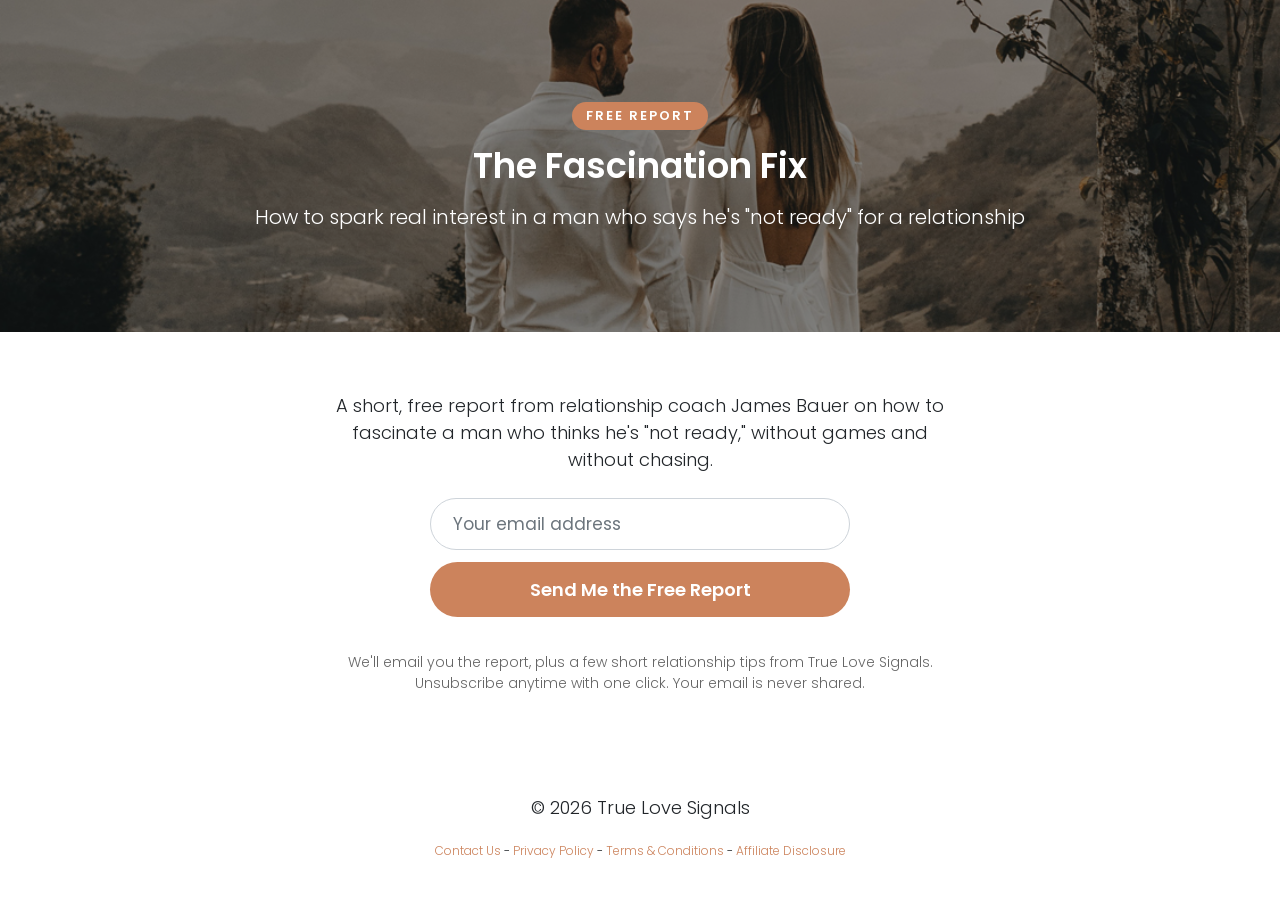
<file: free-report/index.html>
<!DOCTYPE html>
<html lang="en">
<head>
  <meta charset="UTF-8">
  <meta name="viewport" content="width=device-width, initial-scale=1.0">
  <link rel="stylesheet" href="https://stackpath.bootstrapcdn.com/bootstrap/4.5.0/css/bootstrap.min.css" integrity="sha384-9aIt2nRpC12Uk9gS9baDl411NQApFmC26EwAOH8WgZl5MYYxFfc+NcPb1dKGj7Sk" crossorigin="anonymous">
  <link rel="stylesheet" href="/css/style.css">
  <link href="https://fonts.googleapis.com/css2?family=Poppins:ital,wght@0,300;0,400;0,600;1,300;1,400&display=swap" rel="stylesheet">
  <title>The Fascination Fix | True Love Signals</title>
  <!-- Meta Pixel Code (only on the live domain, so previews and tests don't count) -->
  <script>
  if (/(^|\.)truelovesignals\.com$/.test(location.hostname)) {
  !function(f,b,e,v,n,t,s)
  {if(f.fbq)return;n=f.fbq=function(){n.callMethod?
  n.callMethod.apply(n,arguments):n.queue.push(arguments)};
  if(!f._fbq)f._fbq=n;n.push=n;n.loaded=!0;n.version='2.0';
  n.queue=[];t=b.createElement(e);t.async=!0;
  t.src=v;s=b.getElementsByTagName(e)[0];
  s.parentNode.insertBefore(t,s)}(window, document,'script',
  'https://connect.facebook.net/en_US/fbevents.js');
  fbq('init', '1757570588852875');
  fbq('track', 'PageView');
  }
  </script>
  <!-- End Meta Pixel Code -->
</head>
<body>
  <div id="main-banner" class="capture-banner">
    <div class="container">
      <div class="row text-white justify-content-center">
        <div class="col-md-9 text-center">
          <span class="report-badge">FREE REPORT</span>
          <h1>The Fascination Fix</h1>
          <p class="capture-subtitle">How to spark real interest in a man who says he's "not ready" for a relationship</p>
        </div>
      </div>
    </div>
  </div>
  <div id="second-section" class="capture-section">
    <div class="container">
      <div class="row justify-content-center">
        <div class="col-md-7 text-center">
          <p>A short, free report from relationship coach James Bauer on how to fascinate a man who thinks he's "not ready," without games and without chasing.</p>
          <form id="capture-form" class="capture-form" action="/api/subscribe" method="POST" novalidate>
            <label for="email" class="sr-only">Email</label>
            <input type="email" id="email" name="email" class="form-control capture-input" placeholder="Your email address" autocomplete="email" required>
            <input type="text" name="website" class="capture-hp" tabindex="-1" autocomplete="off" aria-hidden="true">
            <button type="submit" class="cta-btn capture-btn">Send Me the Free Report</button>
            <p id="capture-error" class="capture-error" role="alert"></p>
          </form>
          <p class="cta-note">We'll email you the report, plus a few short relationship tips from True Love Signals. Unsubscribe anytime with one click. Your email is never shared.</p>
        </div>
      </div>
    </div>
  </div>
  <div id="lp-footer">
    <div class="container">
      <div class="row">
        <div class="col text-center pt-4 pb-4">
          <p>© 2026 True Love Signals</p>
          <div class="footer-links">
            <a href="/contact.html">Contact Us</a> - <a href="/privacy.html">Privacy Policy</a> - <a href="/terms.html">Terms &amp; Conditions</a> - <a href="/disclosure.html">Affiliate Disclosure</a>
          </div>
        </div>
      </div>
    </div>
  </div>
  <script>
  (function () {
    var form = document.getElementById('capture-form');
    var input = document.getElementById('email');
    var btn = form.querySelector('button');
    var errorBox = document.getElementById('capture-error');
    var messages = {
      email: 'Please enter a valid email address.',
      server: 'Something went wrong. Please try again in a moment.'
    };

    var initialError = new URLSearchParams(location.search).get('error');
    if (messages[initialError]) errorBox.textContent = messages[initialError];

    form.addEventListener('submit', function (e) {
      e.preventDefault();
      var email = input.value.trim();
      if (!/^[^\s@]+@[^\s@]+\.[^\s@]{2,}$/.test(email)) {
        errorBox.textContent = messages.email;
        input.focus();
        return;
      }
      errorBox.textContent = '';
      btn.disabled = true;
      btn.textContent = 'Sending...';

      fetch('/api/subscribe', {
        method: 'POST',
        headers: { 'Content-Type': 'application/json' },
        body: JSON.stringify({ email: email, website: form.website.value })
      })
        .then(function (r) { return r.json().catch(function () { return {}; }); })
        .then(function (data) {
          if (!data.ok) throw new Error(data.error || 'server');
          if (window.fbq) fbq('track', 'Lead');
          // Short pause so the Lead event leaves before the page changes.
          setTimeout(function () { location.href = '/thank-you'; }, 400);
        })
        .catch(function (err) {
          errorBox.textContent = messages[err.message] || messages.server;
          btn.disabled = false;
          btn.textContent = 'Send Me the Free Report';
        });
    });
  })();
  </script>
</body>
</html>
</file>
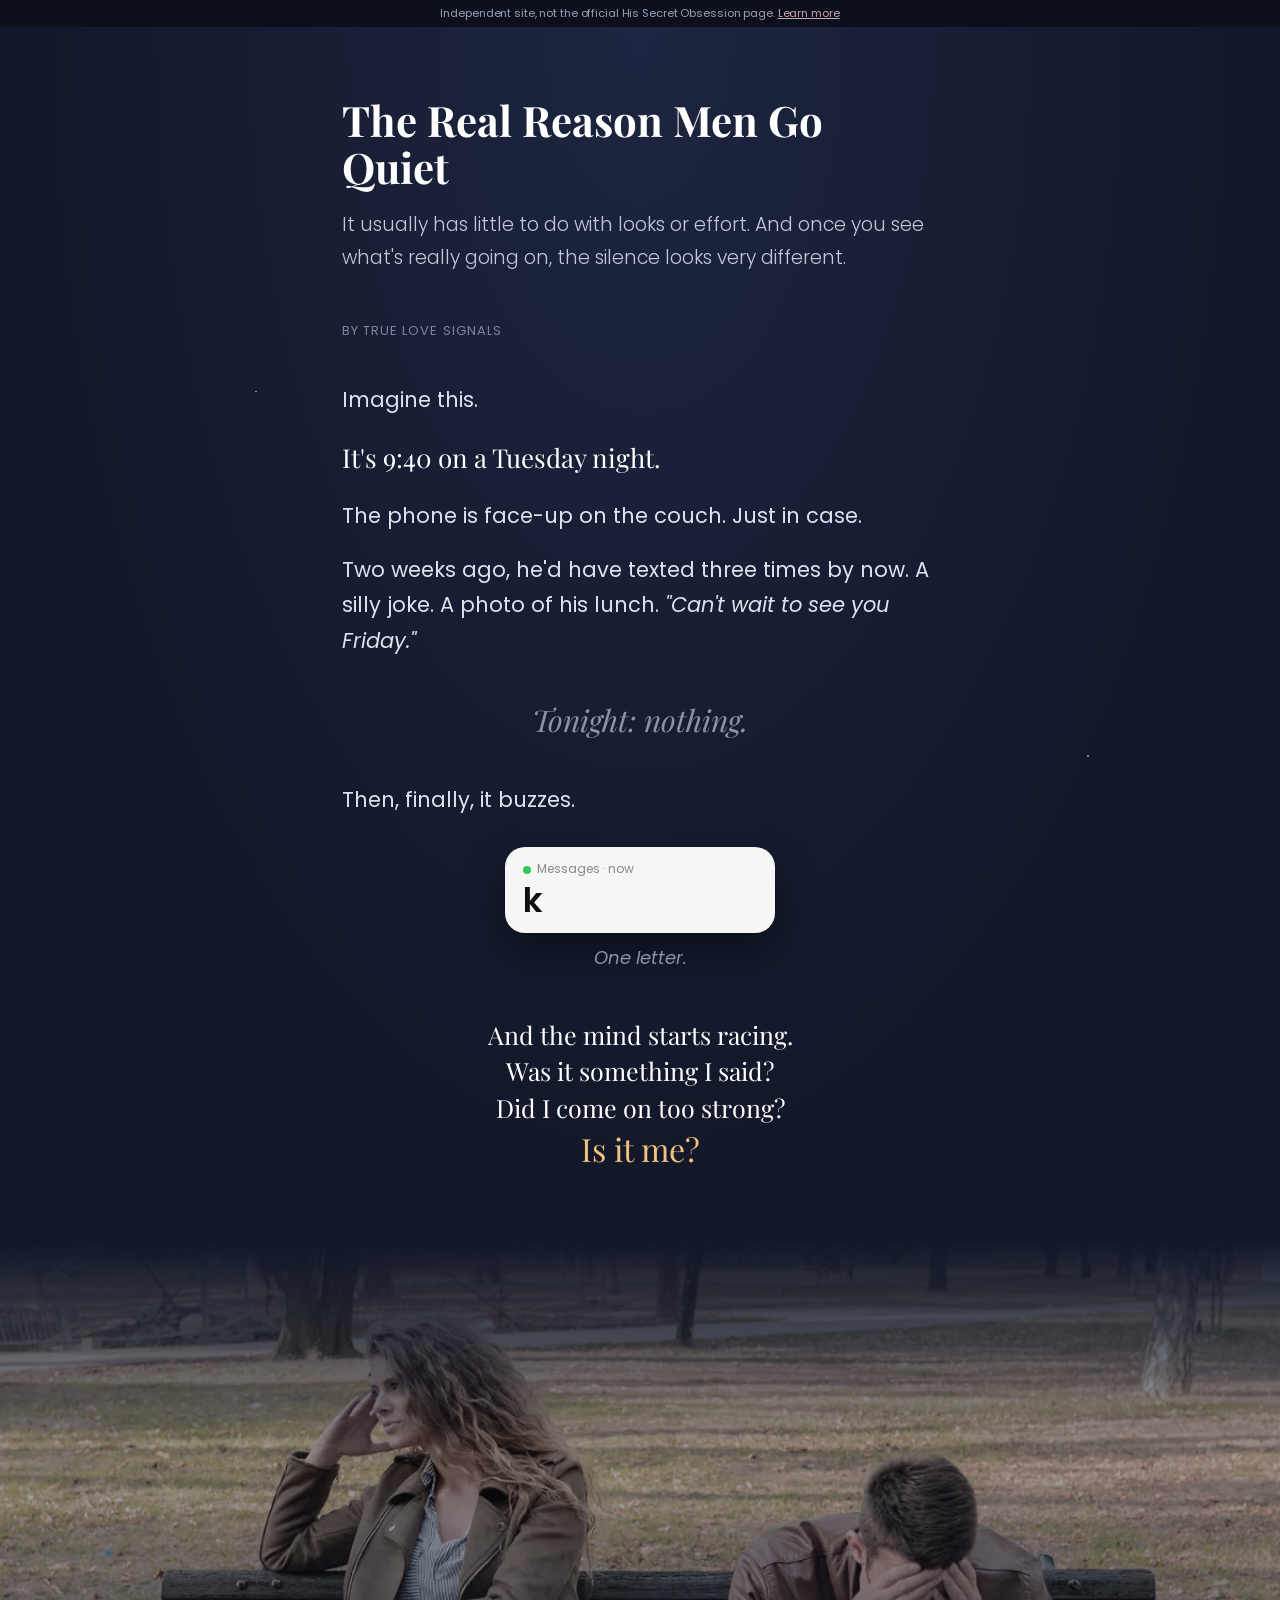
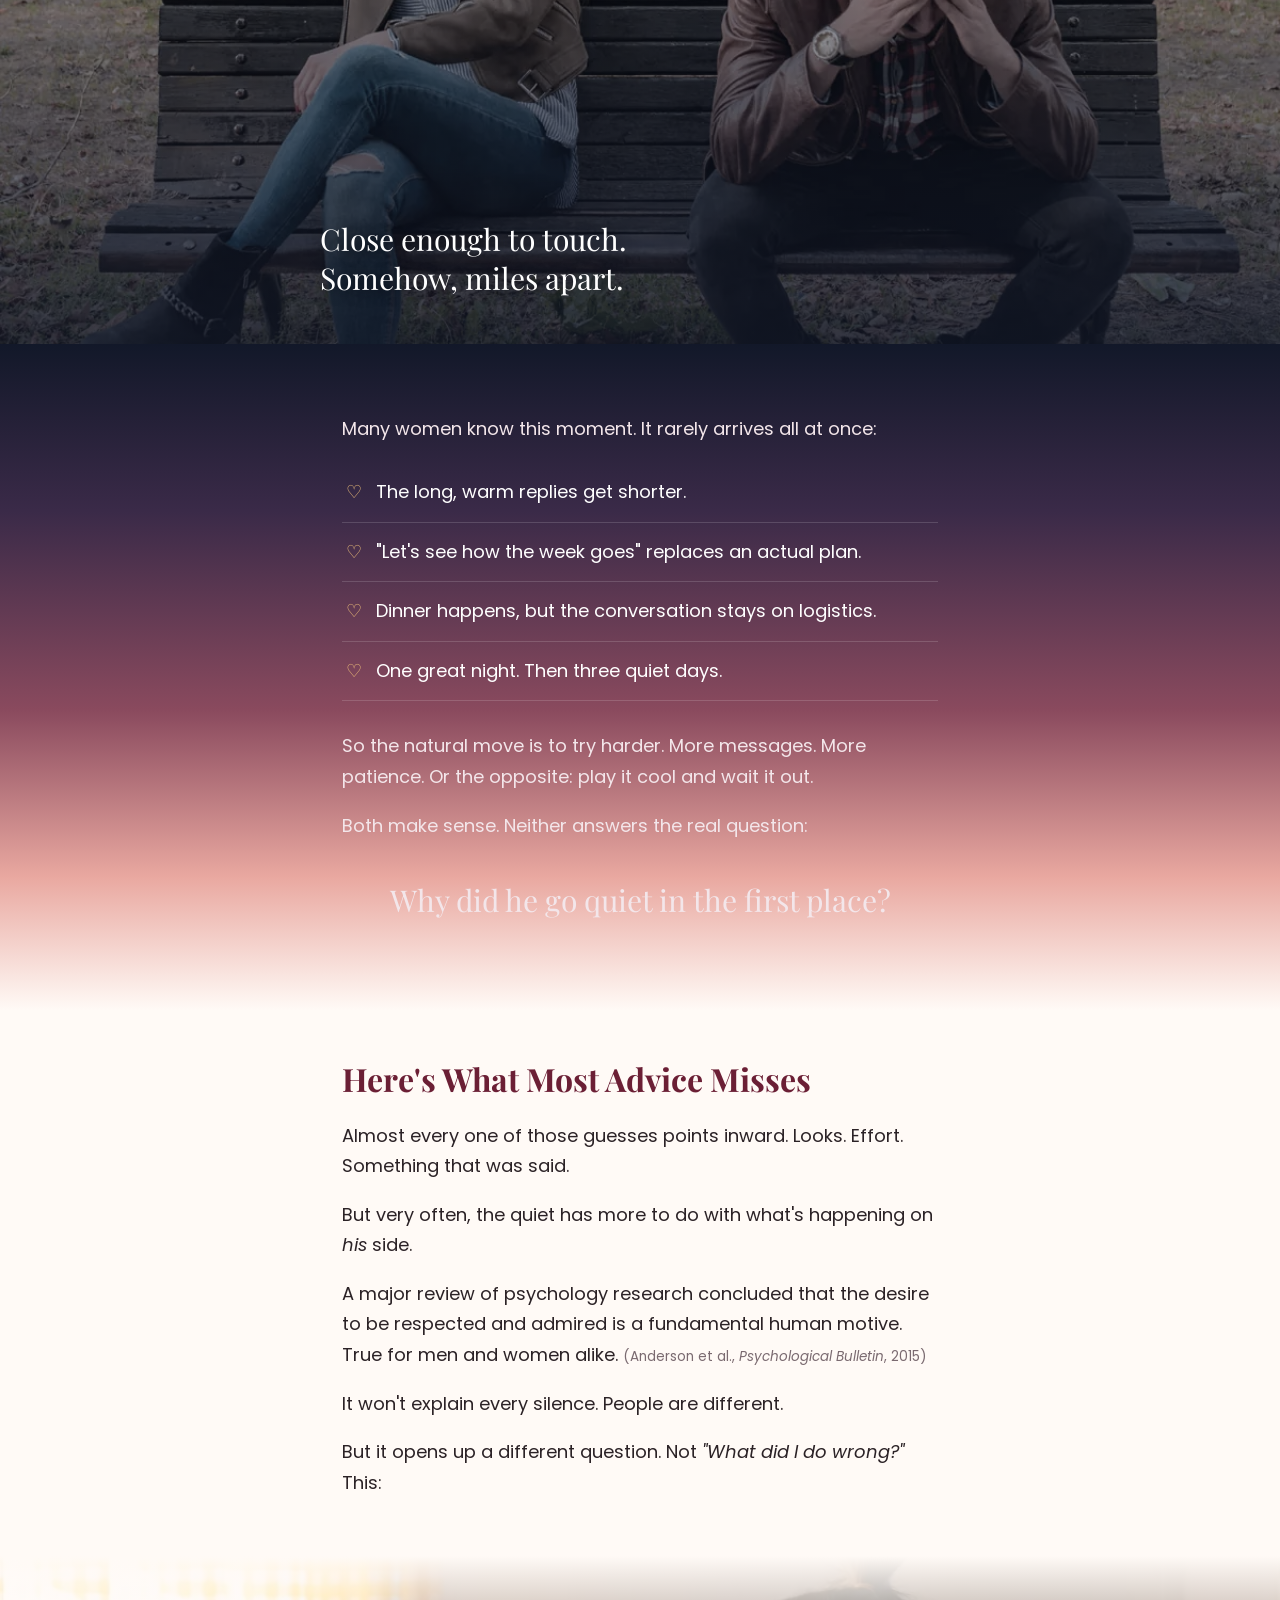
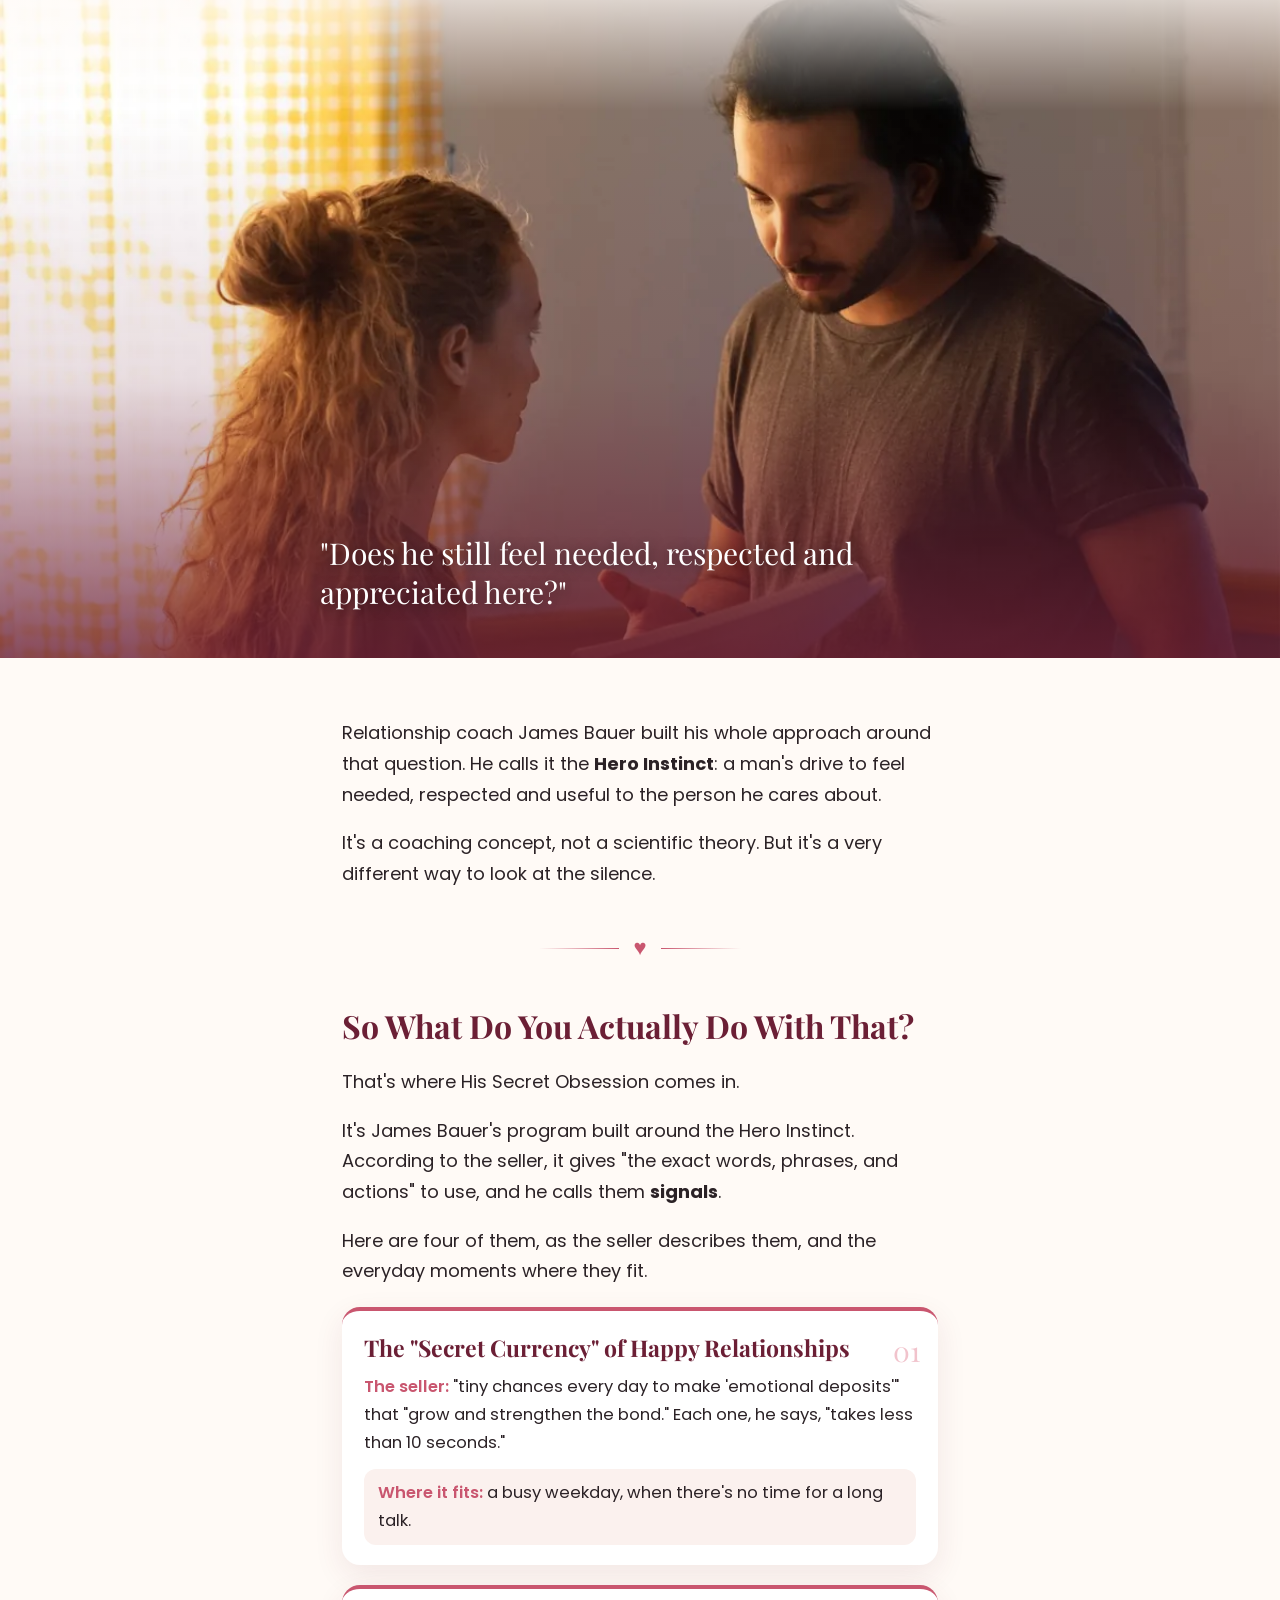
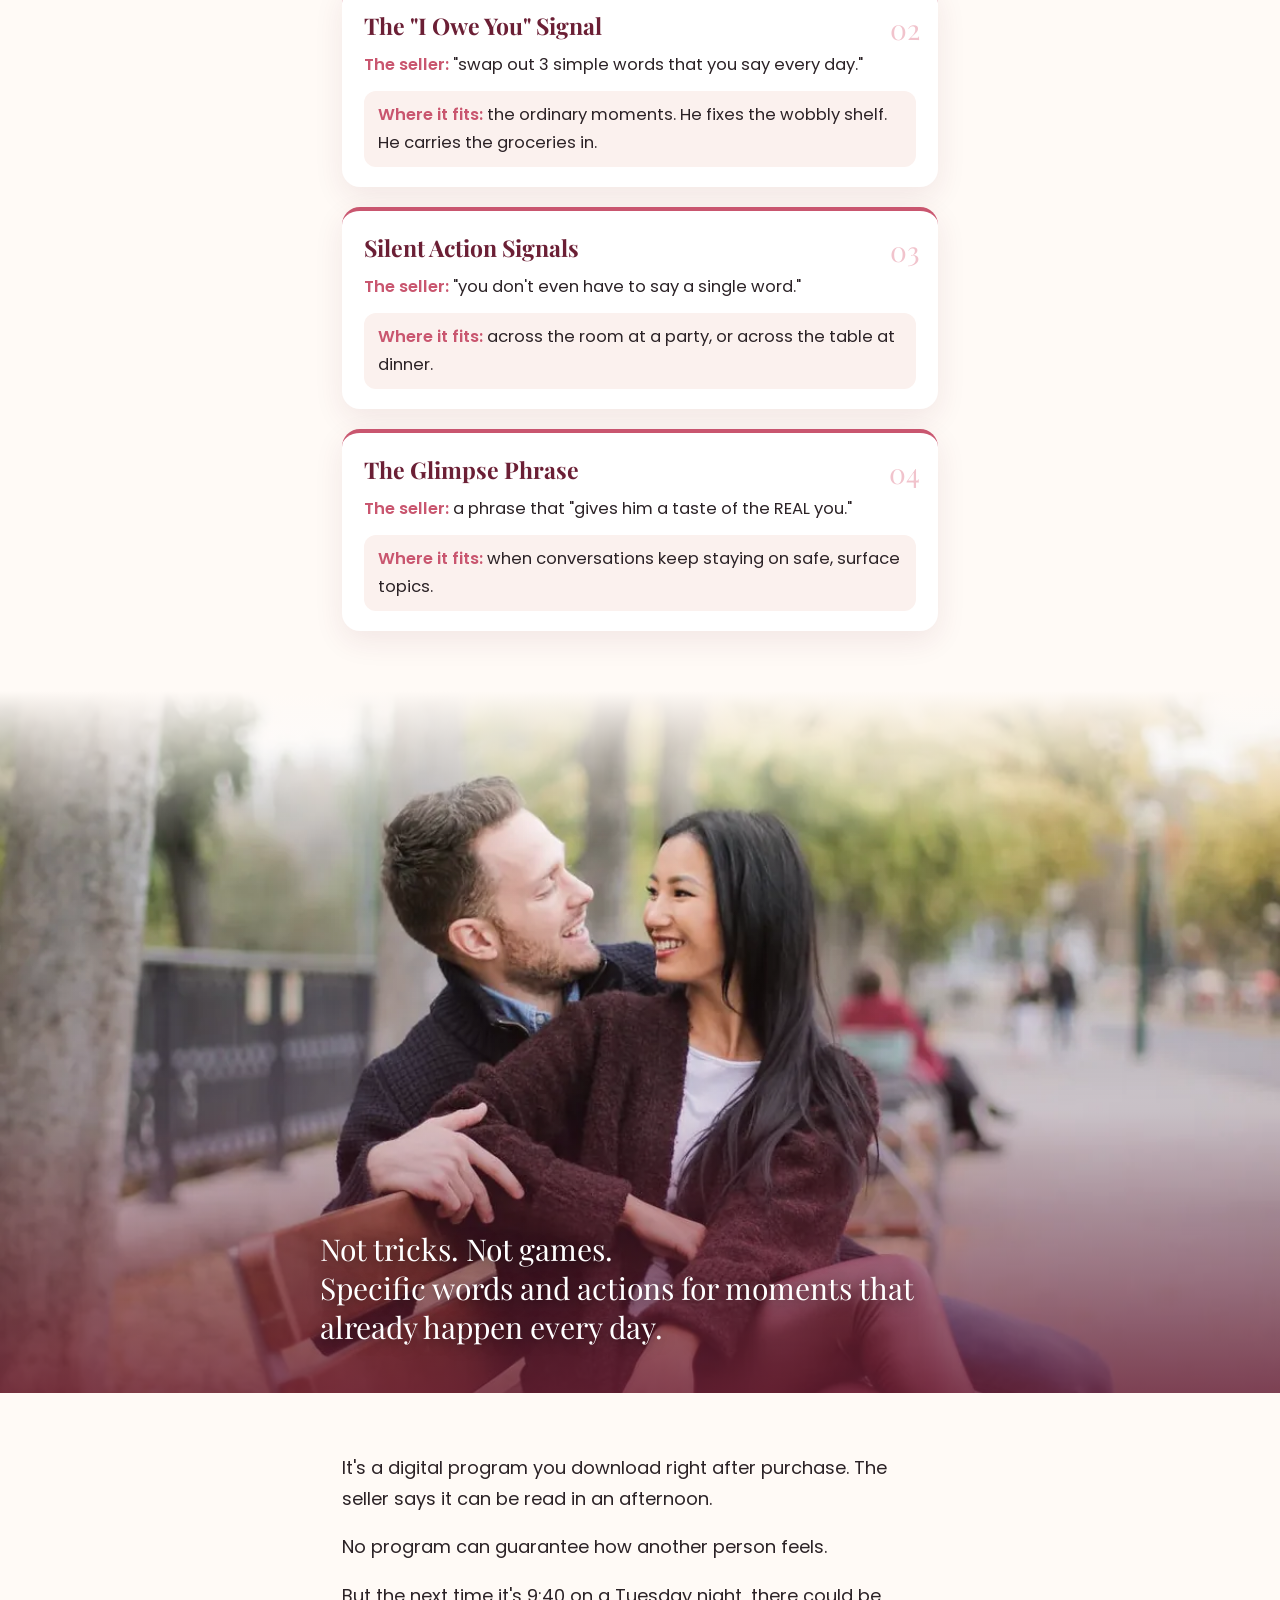
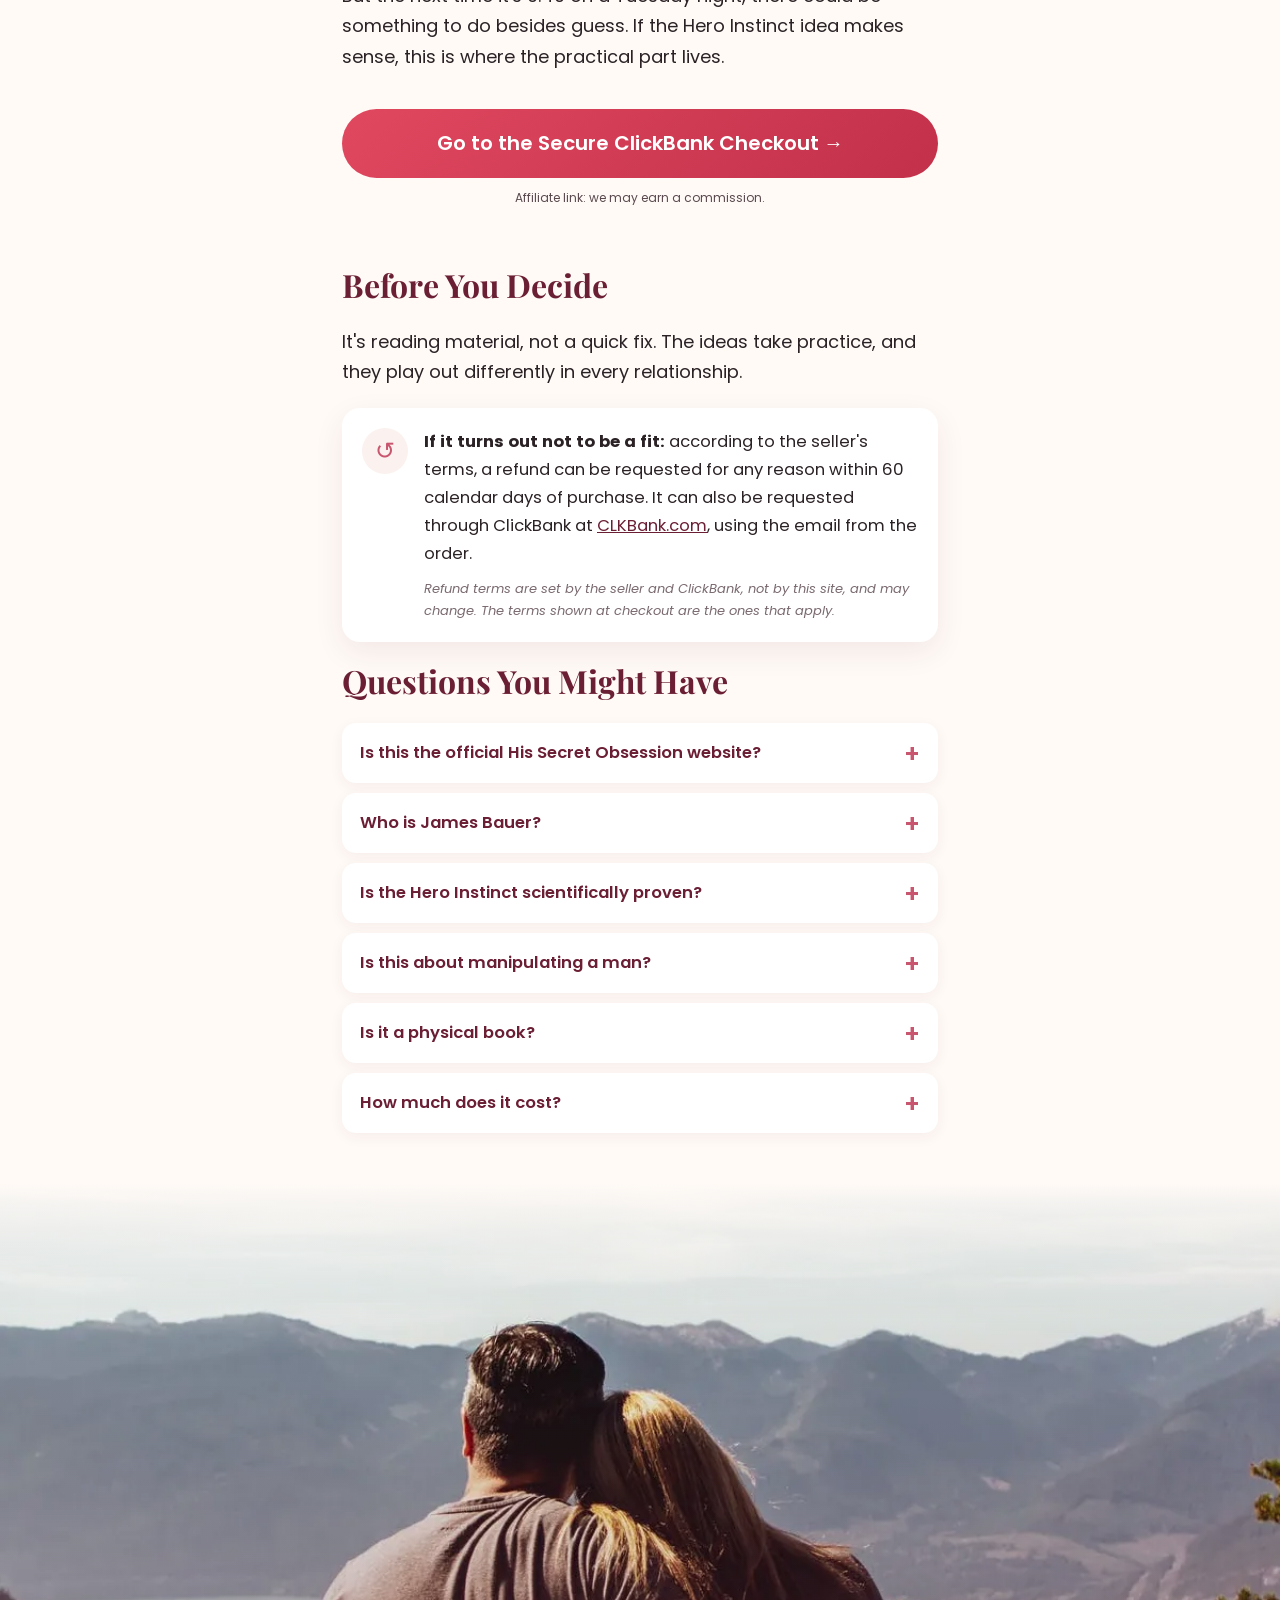
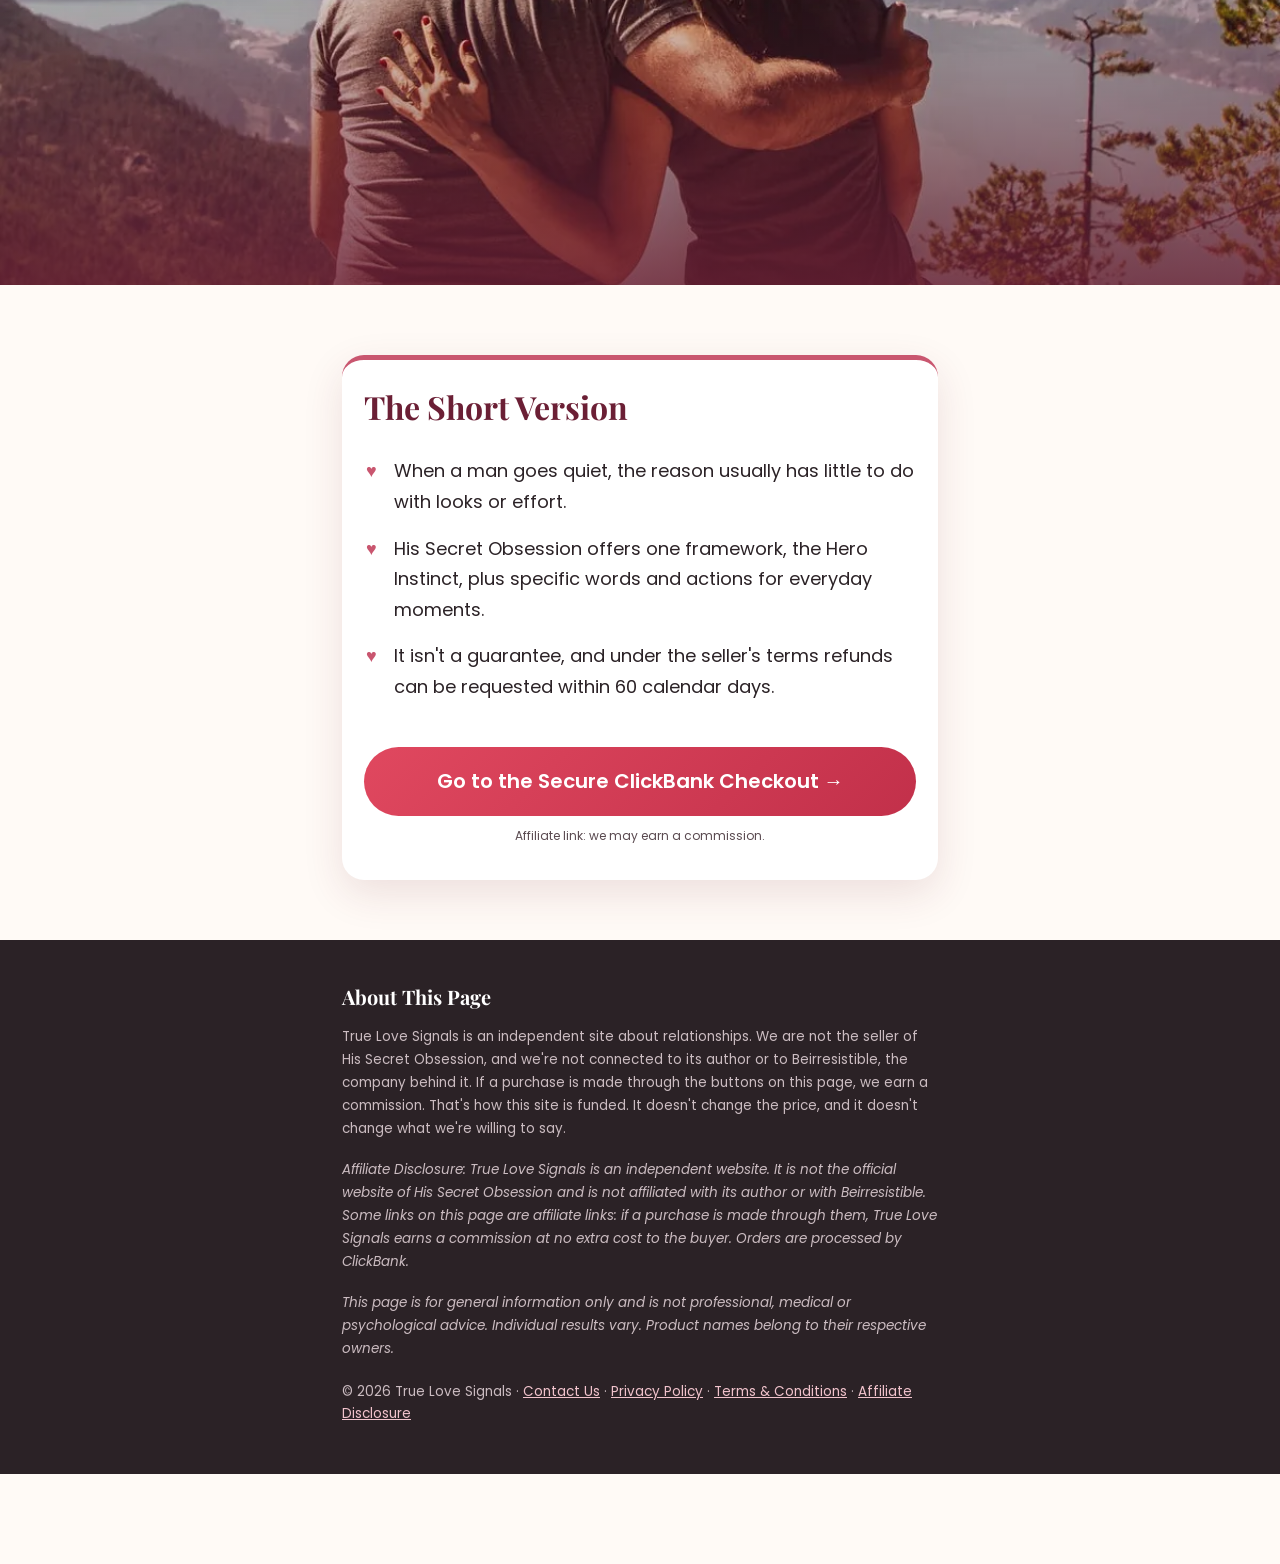
<file: men-go-quiet/index.html>
<!DOCTYPE html>
<html lang="en">
<head>
<meta charset="UTF-8">
<meta name="viewport" content="width=device-width, initial-scale=1.0">
<title>The Real Reason Men Go Quiet | True Love Signals</title>
<meta name="description" content="It usually has little to do with looks or effort. And once you see what's really going on, the silence looks very different.">
<link rel="preconnect" href="https://fonts.googleapis.com">
<link rel="preconnect" href="https://fonts.gstatic.com" crossorigin>
<link href="https://fonts.googleapis.com/css2?family=Playfair+Display:ital,wght@0,600;0,700;1,500&family=Poppins:wght@300;400;600&display=swap" rel="stylesheet">
<!-- Meta Pixel Code (only on the live domain, so previews and tests don't count) -->
<script>
if (/(^|\.)truelovesignals\.com$/.test(location.hostname)) {
!function(f,b,e,v,n,t,s)
{if(f.fbq)return;n=f.fbq=function(){n.callMethod?
n.callMethod.apply(n,arguments):n.queue.push(arguments)};
if(!f._fbq)f._fbq=n;n.push=n;n.loaded=!0;n.version='2.0';
n.queue=[];t=b.createElement(e);t.async=!0;
t.src=v;s=b.getElementsByTagName(e)[0];
s.parentNode.insertBefore(t,s)}(window, document,'script',
'https://connect.facebook.net/en_US/fbevents.js');
fbq('init', '1757570588852875');
fbq('track', 'PageView');
}
</script>
<!-- End Meta Pixel Code -->
<script>document.documentElement.className += ' js';</script>
<style>
  :root { --wine:#6b1f35; --rose:#c9566f; --coral:#e0485f; --blush:#fbf1ee; --cream:#fffaf6; --ink:#2b2226; --muted:#7a6a70; --night:#121829; --night2:#1d2540; --gold:#f2c27b; }
  * { box-sizing:border-box; }
  html { scroll-behavior:smooth; }
  body { margin:0; font-family:Poppins, sans-serif; color:var(--ink); background:var(--cream); font-size:18px; line-height:1.7; padding-bottom:96px; }
  .wrap { max-width:640px; margin:0 auto; padding:0 22px; }
  p { margin:0 0 18px; }
  .topbar { background:#0c101c; color:#9aa0b4; font-size:11px; text-align:center; padding:6px 8px; line-height:1.4; letter-spacing:-.01em; }
  .topbar a { white-space:nowrap; }
  .topbar a { color:#c9a3ad; }

  /* ===== NOITE (abertura) ===== */
  .night { background:radial-gradient(ellipse at 50% 0%, var(--night2) 0%, var(--night) 70%); color:#e8eaf2; position:relative; overflow:hidden; padding:70px 0 60px; }
  .stars { position:absolute; inset:0; background-image:radial-gradient(1px 1px at 20% 30%, #fff8 50%, transparent 51%), radial-gradient(1px 1px at 70% 20%, #fff6 50%, transparent 51%), radial-gradient(1.5px 1.5px at 85% 60%, #fff7 50%, transparent 51%), radial-gradient(1px 1px at 35% 75%, #fff5 50%, transparent 51%), radial-gradient(1px 1px at 55% 45%, #fff6 50%, transparent 51%), radial-gradient(1px 1px at 10% 85%, #fff4 50%, transparent 51%); animation:twinkle 6s ease-in-out infinite alternate; pointer-events:none; }
  @keyframes twinkle { from{opacity:.5} to{opacity:1} }
  .night h1 { font-family:'Playfair Display', serif; font-size:42px; line-height:1.12; margin:0 0 18px; color:#fff; }
  .night .sub { font-size:19px; font-weight:300; color:#c3c8da; margin-bottom:46px; }
  .byline { font-size:13px; color:#7d849c; letter-spacing:.08em; text-transform:uppercase; margin-bottom:40px; }
  .scene { font-size:21px; color:#dfe2ee; }
  .scene.time { font-family:'Playfair Display', serif; font-size:26px; color:#fff; }
  .scene.nothing { font-family:'Playfair Display', serif; font-style:italic; font-size:30px; color:#8d93a8; text-align:center; margin:36px 0; }
  .phone-wrap { display:flex; justify-content:center; margin:30px 0 10px; }
  .notif { background:rgba(255,255,255,.96); color:#111; border-radius:20px; padding:12px 18px; width:270px; box-shadow:0 0 0 0 rgba(242,194,123,.0), 0 18px 40px rgba(0,0,0,.45); }
  .phone-wrap.in .notif { animation:buzz .5s ease .4s 2, glow 2.5s ease 1.4s infinite; }
  @keyframes buzz { 0%,100%{transform:translateX(0)} 20%{transform:translateX(-7px) rotate(-1.5deg)} 40%{transform:translateX(7px) rotate(1.5deg)} 60%{transform:translateX(-4px)} 80%{transform:translateX(4px)} }
  @keyframes glow { 0%,100%{box-shadow:0 0 0 0 rgba(242,194,123,.0), 0 18px 40px rgba(0,0,0,.45)} 50%{box-shadow:0 0 40px 8px rgba(242,194,123,.25), 0 18px 40px rgba(0,0,0,.45)} }
  .notif-top { font-size:12px; color:#888; display:flex; align-items:center; gap:6px; }
  .dot { width:8px; height:8px; border-radius:50%; background:#34c759; }
  .notif-msg { font-size:34px; font-weight:600; line-height:1.2; }
  .oneletter { text-align:center; color:#8d93a8; font-style:italic; }
  .thought { font-family:'Playfair Display', serif; font-size:25px; line-height:1.45; color:#fff; text-align:center; margin:44px 0 10px; }
  .thought span { display:block; }
  .thought span:nth-child(4) { color:var(--gold); font-size:32px; }
  .js .thought span { opacity:0; transform:translateY(12px); transition:all .8s ease; }
  .js .thought.in span { opacity:1; transform:none; }
  .js .thought.in span:nth-child(2){transition-delay:.6s} .js .thought.in span:nth-child(3){transition-delay:1.2s} .js .thought.in span:nth-child(4){transition-delay:1.9s}

  /* ===== FOTOS ===== */
  .photo { position:relative; height:78vh; min-height:420px; overflow:hidden; display:flex; align-items:flex-end; }
  .photo img { position:absolute; inset:0; width:100%; height:100%; object-fit:cover; }
  .js .photo img { transform:scale(1.12); transition:transform 6s ease-out; }
  .js .photo.in img { transform:scale(1); }
  .photo .shade { position:absolute; inset:0; }
  .photo .cap { position:relative; color:#fff; padding:0 22px 46px; width:100%; }
  .photo .cap div { max-width:640px; margin:0 auto; font-family:'Playfair Display', serif; font-size:30px; line-height:1.3; text-shadow:0 2px 14px rgba(0,0,0,.5); }
  .js .photo .cap div { opacity:0; transform:translateY(20px); transition:all 1s ease .6s; }
  .js .photo.in .cap div { opacity:1; transform:none; }
  .photo.cold img { filter:saturate(.45) brightness(.8) contrast(1.05) hue-rotate(-10deg); }
  .photo.cold .shade { background:linear-gradient(to bottom, var(--night) 0%, rgba(18,24,41,.15) 30%, rgba(18,24,41,.75) 100%); }
  .photo.warm .shade { background:linear-gradient(to bottom, rgba(255,250,246,1) 0%, rgba(255,250,246,0) 22%, rgba(107,31,53,.15) 60%, rgba(107,31,53,.8) 100%); }

  /* ===== AMANHECER ===== */
  .dusk { background:linear-gradient(to bottom, var(--night) 0%, #3a2a48 25%, #8a4a5e 55%, #e9a8a0 80%, var(--cream) 100%); color:#fff; padding:70px 0 90px; }
  .dusk p { color:#f3e6ea; }
  .fadelist { list-style:none; padding:0; margin:10px 0 30px; }
  .fadelist li { padding:14px 0 14px 34px; position:relative; border-bottom:1px solid rgba(255,255,255,.15); }
  .fadelist li:before { content:"\2661"; position:absolute; left:4px; color:var(--gold); }
  .bigq { font-family:'Playfair Display', serif; font-size:30px; line-height:1.3; text-align:center; color:#fff; margin:40px 0 0; }

  /* ===== QUENTE ===== */
  .warmsec { background:var(--cream); padding:30px 0 40px; }
  h2 { font-family:'Playfair Display', serif; font-size:32px; color:var(--wine); margin:20px 0 22px; line-height:1.2; }
  .ref { font-size:13.5px; color:var(--muted); }
  .js .reveal { opacity:0; transform:translateY(28px); transition:opacity .8s ease, transform .8s ease; }
  .js .reveal.in { opacity:1; transform:none; }

  .heart-line { display:flex; align-items:center; justify-content:center; gap:14px; margin:40px 0; color:var(--rose); }
  .heart-line:before, .heart-line:after { content:""; height:1px; width:80px; background:linear-gradient(to right, transparent, var(--rose)); }
  .heart-line:after { background:linear-gradient(to left, transparent, var(--rose)); }
  .heart-line span { font-size:22px; animation:beat 1.6s ease-in-out infinite; }
  @keyframes beat { 0%,100%{transform:scale(1)} 15%{transform:scale(1.25)} 30%{transform:scale(1)} 45%{transform:scale(1.18)} }

  .card { background:#fff; border-radius:18px; padding:22px 22px 8px; margin:20px 0; box-shadow:0 10px 30px rgba(107,31,53,.09); position:relative; border-top:4px solid var(--rose); transition:transform .3s ease, box-shadow .3s ease, opacity .8s ease; }
  .card.in:hover { transform:translateY(-5px); box-shadow:0 18px 40px rgba(107,31,53,.16); }
  .card h3 { font-family:'Playfair Display', serif; font-size:23px; color:var(--wine); margin:0 0 10px; padding-right:44px; line-height:1.3; }
  .card-n { position:absolute; top:16px; right:18px; font-family:'Playfair Display', serif; font-size:28px; color:#f1c3cc; }
  .card.in .card-n { animation:pop .6s ease .25s both; }
  @keyframes pop { 0%{transform:scale(.3);opacity:0} 70%{transform:scale(1.3)} 100%{transform:scale(1);opacity:1} }
  .card p { font-size:16.5px; margin-bottom:12px; }
  .card .fit { background:var(--blush); border-radius:12px; padding:10px 14px; }
  .lbl { font-weight:600; color:var(--rose); }

  .cta { text-align:center; margin:36px 0 10px; }
  .btn { display:block; background:linear-gradient(135deg, #e0485f, #c2304a); color:#fff; font-weight:600; font-size:20px; line-height:1.35; padding:21px 18px; border-radius:50px; text-decoration:none; animation:pulse 2.4s ease-in-out infinite; }
  .btn:hover, .btn:focus { color:#fff; text-decoration:none; }
  @keyframes pulse { 0%,100%{transform:scale(1); box-shadow:0 8px 22px rgba(224,72,95,.35)} 50%{transform:scale(1.03); box-shadow:0 14px 34px rgba(224,72,95,.55)} }
  .disc { font-size:12px; color:#5a4a50; margin-top:12px; line-height:1.4; }

  .sticky { position:fixed; left:0; right:0; bottom:0; background:#fffaf6; box-shadow:0 -6px 20px rgba(0,0,0,.12); padding:10px 16px 8px; transform:translateY(110%); transition:transform .4s ease; z-index:50; text-align:center; visibility:hidden; }
  .sticky.show { transform:none; visibility:visible; }
  .sticky { padding:8px 12px 6px; }
  .sticky a { display:flex; align-items:center; justify-content:center; height:50px; max-width:600px; margin:0 auto; background:linear-gradient(135deg, #e0485f, #c2304a); color:#fff; font-weight:600; font-size:17px; line-height:1; padding:0 14px; border-radius:40px; text-decoration:none; white-space:nowrap; }
  .sticky a:hover, .sticky a:focus { color:#fff; text-decoration:none; }
  .sticky small { display:block; font-size:11px; color:#5a4a50; margin-top:4px; line-height:1.3; }

  .refund { display:flex; gap:16px; background:#fff; border-radius:18px; padding:20px; box-shadow:0 10px 30px rgba(107,31,53,.08); margin:20px 0 10px; font-size:16.5px; }
  .refund-icon { flex:0 0 46px; height:46px; border-radius:50%; background:var(--blush); color:var(--rose); display:flex; align-items:center; justify-content:center; font-size:24px; }
  .refund a { color:var(--wine); }
  .small-note { font-size:13px; color:var(--muted); font-style:italic; margin:10px 0 0; }
  .faq details { background:#fff; border-radius:14px; margin:10px 0; box-shadow:0 4px 14px rgba(107,31,53,.06); overflow:hidden; }
  .faq summary { cursor:pointer; padding:16px 48px 16px 18px; font-weight:600; color:var(--wine); list-style:none; position:relative; font-size:16.5px; }
  .faq summary::-webkit-details-marker { display:none; }
  .faq summary:after { content:"+"; position:absolute; right:18px; top:12px; font-size:24px; color:var(--rose); transition:transform .3s ease; }
  .faq details[open] summary:after { transform:rotate(45deg); }
  .faq details p { padding:0 18px 16px; margin:0; font-size:16px; animation:open .35s ease; }
  @keyframes open { from{opacity:0; transform:translateY(-6px)} to{opacity:1; transform:none} }
  .summary { background:#fff; border-radius:22px; padding:28px 22px 18px; box-shadow:0 14px 40px rgba(107,31,53,.12); margin:40px 0 20px; border-top:5px solid var(--rose); }
  .summary ul { padding-left:0; list-style:none; }
  .summary li { padding:8px 0 8px 30px; position:relative; }
  .summary li:before { content:"\2665"; position:absolute; left:2px; color:var(--rose); }
  .foot { background:#2b2226; color:#cbbcc1; font-size:13.5px; padding:40px 0 30px; }
  .foot h4 { font-family:'Playfair Display', serif; color:#fff; font-size:20px; margin:0 0 12px; }
  .foot a { color:#f1c3cc; }
  .foot .links { margin-top:20px; }
  @media (prefers-reduced-motion: reduce) {
    *, *:before, *:after { animation:none !important; transition:none !important; scroll-behavior:auto !important; }
    .js .reveal, .js .thought span, .js .photo .cap div { opacity:1 !important; transform:none !important; }
    .js .photo img, .card { transform:none !important; }
  }
</style>
</head>
<body>
<div class="topbar">Independent site, not the official His Secret Obsession page. <a href="/disclosure.html">Learn more</a></div>

<!-- ===== NOITE ===== -->
<section class="night"><div class="stars"></div><div class="wrap" style="position:relative">
  <h1>The Real Reason Men Go Quiet</h1>
  <p class="sub">It usually has little to do with looks or effort. And once you see what's really going on, the silence looks very different.</p>
  <p class="byline">By True Love Signals</p>

  <p class="scene">Imagine this.</p>
  <p class="scene time reveal">It's 9:40 on a Tuesday night.</p>
  <p class="scene reveal">The phone is face-up on the couch. Just in case.</p>
  <p class="scene reveal">Two weeks ago, he'd have texted three times by now. A silly joke. A photo of his lunch. <i>"Can't wait to see you Friday."</i></p>
  <p class="scene nothing reveal">Tonight: nothing.</p>
  <p class="scene reveal">Then, finally, it buzzes.</p>
  <div class="phone-wrap reveal" aria-label="Phone notification: Messages, now. k"><div class="notif"><div class="notif-top"><span class="dot"></span>Messages · now</div><div class="notif-msg">k</div></div></div>
  <p class="oneletter reveal">One letter.</p>

  <div class="thought reveal"><span>And the mind starts racing.</span><span>Was it something I said?</span><span>Did I come on too strong?</span><span>Is it me?</span></div>
</div></section>

<!-- ===== FOTO FRIA ===== -->
<div class="photo cold reveal"><img src="/images/carta/third.webp" alt="" width="1200" height="1142" loading="lazy" decoding="async"><div class="shade"></div>
  <div class="cap"><div>Close enough to touch.<br>Somehow, miles apart.</div></div></div>

<!-- ===== AMANHECER ===== -->
<section class="dusk"><div class="wrap">
  <p class="reveal">Many women know this moment. It rarely arrives all at once:</p>
  <ul class="fadelist">
    <li class="reveal">The long, warm replies get shorter.</li>
    <li class="reveal">"Let's see how the week goes" replaces an actual plan.</li>
    <li class="reveal">Dinner happens, but the conversation stays on logistics.</li>
    <li class="reveal">One great night. Then three quiet days.</li>
  </ul>
  <p class="reveal">So the natural move is to try harder. More messages. More patience. Or the opposite: play it cool and wait it out.</p>
  <p class="reveal">Both make sense. Neither answers the real question:</p>
  <p class="bigq reveal">Why did he go quiet in the first place?</p>
</div></section>

<!-- ===== QUENTE ===== -->
<section class="warmsec"><div class="wrap">
  <h2 class="reveal">Here's What Most Advice Misses</h2>
  <p class="reveal">Almost every one of those guesses points inward. Looks. Effort. Something that was said.</p>
  <p class="reveal">But very often, the quiet has more to do with what's happening on <i>his</i> side.</p>
  <p class="reveal">A major review of psychology research concluded that the desire to be respected and admired is a fundamental human motive. True for men and women alike. <span class="ref">(Anderson et al., <i>Psychological Bulletin</i>, 2015)</span></p>
  <p class="reveal">It won't explain every silence. People are different.</p>
  <p class="reveal">But it opens up a different question. Not <i>"What did I do wrong?"</i> This:</p>
</div></section>

<div class="photo warm reveal"><img src="/images/carta/eighth.webp" alt="" width="1200" height="801" loading="lazy" decoding="async" style="object-position:60% center"><div class="shade"></div>
  <div class="cap"><div>"Does he still feel needed, respected and appreciated here?"</div></div></div>

<section class="warmsec"><div class="wrap">
  <p class="reveal" style="margin-top:30px">Relationship coach James Bauer built his whole approach around that question. He calls it the <b>Hero Instinct</b>: a man's drive to feel needed, respected and useful to the person he cares about.</p>
  <p class="reveal">It's a coaching concept, not a scientific theory. But it's a very different way to look at the silence.</p>

  <div class="heart-line" aria-hidden="true"><span>&#9829;</span></div>

  <h2 class="reveal">So What Do You Actually Do With That?</h2>
  <p class="reveal">That's where His Secret Obsession comes in.</p>
  <p class="reveal">It's James Bauer's program built around the Hero Instinct. According to the seller, it gives "the exact words, phrases, and actions" to use, and he calls them <b>signals</b>.</p>
  <p class="reveal">Here are four of them, as the seller describes them, and the everyday moments where they fit.</p>

  <div class="card reveal"><div class="card-n" aria-hidden="true">01</div><h3>The "Secret Currency" of Happy Relationships</h3>
    <p><span class="lbl">The seller:</span> "tiny chances every day to make 'emotional deposits'" that "grow and strengthen the bond." Each one, he says, "takes less than 10 seconds."</p>
    <p class="fit"><span class="lbl">Where it fits:</span> a busy weekday, when there's no time for a long talk.</p></div>
  <div class="card reveal"><div class="card-n" aria-hidden="true">02</div><h3>The "I Owe You" Signal</h3>
    <p><span class="lbl">The seller:</span> "swap out 3 simple words that you say every day."</p>
    <p class="fit"><span class="lbl">Where it fits:</span> the ordinary moments. He fixes the wobbly shelf. He carries the groceries in.</p></div>
  <div class="card reveal"><div class="card-n" aria-hidden="true">03</div><h3>Silent Action Signals</h3>
    <p><span class="lbl">The seller:</span> "you don't even have to say a single word."</p>
    <p class="fit"><span class="lbl">Where it fits:</span> across the room at a party, or across the table at dinner.</p></div>
  <div class="card reveal"><div class="card-n" aria-hidden="true">04</div><h3>The Glimpse Phrase</h3>
    <p><span class="lbl">The seller:</span> a phrase that "gives him a taste of the REAL you."</p>
    <p class="fit"><span class="lbl">Where it fits:</span> when conversations keep staying on safe, surface topics.</p></div>
</div></section>

<div class="photo warm reveal"><img src="/images/carta/fifth.webp" alt="" width="1200" height="972" loading="lazy" decoding="async" style="object-position:center 30%"><div class="shade"></div>
  <div class="cap"><div>Not tricks. Not games.<br>Specific words and actions for moments that already happen every day.</div></div></div>

<section class="warmsec"><div class="wrap">
  <p class="reveal" style="margin-top:30px">It's a digital program you download right after purchase. The seller says it can be read in an afternoon.</p>
  <p class="reveal">No program can guarantee how another person feels.</p>
  <p class="reveal">But the next time it's 9:40 on a Tuesday night, there could be something to do besides guess. If the Hero Instinct idea makes sense, this is where the practical part lives.</p>
  <div class="cta reveal" id="cta1"><a class="btn checkout-link" rel="sponsored nofollow" href="https://hop.clickbank.net/?affiliate=koch7&amp;vendor=hissecret&amp;lp=d&amp;tid=CARTA1">Go to the Secure ClickBank Checkout &rarr;</a>
    <p class="disc">Affiliate link: we may earn a commission.</p></div>

  <h2 class="reveal" style="margin-top:60px">Before You Decide</h2>
  <p class="reveal">It's reading material, not a quick fix. The ideas take practice, and they play out differently in every relationship.</p>
  <div class="refund reveal"><div class="refund-icon" aria-hidden="true">&#8634;</div><div>
    <b>If it turns out not to be a fit:</b> according to the seller's terms, a refund can be requested for any reason within 60 calendar days of purchase. It can also be requested through ClickBank at <a href="https://www.clkbank.com" target="_blank" rel="noopener">CLKBank.com</a>, using the email from the order.
    <p class="small-note">Refund terms are set by the seller and ClickBank, not by this site, and may change. The terms shown at checkout are the ones that apply.</p></div></div>

  <h2 class="reveal">Questions You Might Have</h2>
  <div class="faq">
    <details class="reveal"><summary>Is this the official His Secret Obsession website?</summary><p>No. True Love Signals is an independent site. The program is sold by its publisher, and orders are processed by ClickBank.</p></details>
    <details class="reveal"><summary>Who is James Bauer?</summary><p>It's the name the program is published under. The seller's terms note that it's a pen name.</p></details>
    <details class="reveal"><summary>Is the Hero Instinct scientifically proven?</summary><p>No. It's a coaching concept developed by the program's author, not an established scientific theory.</p></details>
    <details class="reveal"><summary>Is this about manipulating a man?</summary><p>The program presents itself as a way to understand what a man may need to feel in a relationship and to respond to that, not as a trick. It isn't a guarantee, and no approach can make someone feel something they don't.</p></details>
    <details class="reveal"><summary>Is it a physical book?</summary><p>No. It's a digital program, downloaded after purchase. The seller describes it as short enough to read in an afternoon, and access doesn't expire.</p></details>
    <details class="reveal"><summary>How much does it cost?</summary><p>The current price is shown on ClickBank's secure checkout page.</p></details>
  </div>
</div></section>

<div class="photo warm reveal" id="finalphoto"><img src="/images/carta/tenth.webp" alt="" width="1200" height="972" loading="lazy" decoding="async" style="object-position:center 35%"><div class="shade"></div>
</div>

<section class="warmsec"><div class="wrap">
  <div class="summary reveal" id="final">
    <h2 style="margin-top:0">The Short Version</h2>
    <ul>
      <li>When a man goes quiet, the reason usually has little to do with looks or effort.</li>
      <li>His Secret Obsession offers one framework, the Hero Instinct, plus specific words and actions for everyday moments.</li>
      <li>It isn't a guarantee, and under the seller's terms refunds can be requested within 60 calendar days.</li>
    </ul>
    <div class="cta"><a class="btn checkout-link" rel="sponsored nofollow" href="https://hop.clickbank.net/?affiliate=koch7&amp;vendor=hissecret&amp;lp=d&amp;tid=CARTA2">Go to the Secure ClickBank Checkout &rarr;</a>
      <p class="disc">Affiliate link: we may earn a commission.</p></div>
  </div>
</div></section>

<footer class="foot" id="foot"><div class="wrap">
  <h4>About This Page</h4>
  <p>True Love Signals is an independent site about relationships. We are not the seller of His Secret Obsession, and we're not connected to its author or to Beirresistible, the company behind it. If a purchase is made through the buttons on this page, we earn a commission. That's how this site is funded. It doesn't change the price, and it doesn't change what we're willing to say.</p>
  <p><i>Affiliate Disclosure: True Love Signals is an independent website. It is not the official website of His Secret Obsession and is not affiliated with its author or with Beirresistible. Some links on this page are affiliate links: if a purchase is made through them, True Love Signals earns a commission at no extra cost to the buyer. Orders are processed by ClickBank.</i></p>
  <p><i>This page is for general information only and is not professional, medical or psychological advice. Individual results vary. Product names belong to their respective owners.</i></p>
  <p class="links">© 2026 True Love Signals · <a href="/contact.html">Contact Us</a> · <a href="/privacy.html">Privacy Policy</a> · <a href="/terms.html">Terms &amp; Conditions</a> · <a href="/disclosure.html">Affiliate Disclosure</a></p>
</div></footer>

<div class="sticky" id="sticky" aria-hidden="true"><a class="checkout-link" rel="sponsored nofollow" tabindex="-1" href="https://hop.clickbank.net/?affiliate=koch7&amp;vendor=hissecret&amp;lp=d&amp;tid=CARTA3">Go to Secure Checkout &rarr;</a>
  <small>Affiliate link · we may earn a commission</small></div>

<script>
(function () {
  var reduce = window.matchMedia && window.matchMedia('(prefers-reduced-motion: reduce)').matches;
  var reveals = document.querySelectorAll('.reveal');
  var cards = document.querySelectorAll('.card');

  // reveal ao rolar (sem IntersectionObserver ou com reduced-motion: mostra tudo)
  if (reduce || !('IntersectionObserver' in window)) {
    for (var r = 0; r < reveals.length; r++) reveals[r].classList.add('in');
  } else {
    var io = new IntersectionObserver(function (es) {
      es.forEach(function (e) { if (e.isIntersecting) { e.target.classList.add('in'); e.target.style.transform = ''; io.unobserve(e.target); } });
    }, { threshold: .18 });
    for (var i = 0; i < reveals.length; i++) {
      var el = reveals[i];
      if (el.tagName === 'LI') el.style.transitionDelay = (Array.prototype.indexOf.call(el.parentNode.children, el) * 150) + 'ms';
      io.observe(el);
    }
    // cards entram alternados (esquerda / direita)
    for (var c = 0; c < cards.length; c++) cards[c].style.transform = c % 2 ? 'translateX(50px)' : 'translateX(-50px)';
  }

  // barra fixa CARTA3: aparece depois que o CARTA1 sai da tela, some quando a foto final entra
  var first = document.getElementById('cta1'), sticky = document.getElementById('sticky');
  var finalEl = document.getElementById('finalphoto'), stickyLink = sticky.querySelector('a');
  function pad() { document.body.style.paddingBottom = (sticky.offsetHeight + 8) + 'px'; }
  function check() {
    var show = first.getBoundingClientRect().bottom < 0 && finalEl.getBoundingClientRect().top >= window.innerHeight;
    if (show === sticky.classList.contains('show')) return;
    sticky.classList.toggle('show', show);
    sticky.setAttribute('aria-hidden', show ? 'false' : 'true');
    stickyLink.tabIndex = show ? 0 : -1;
  }
  pad(); check();
  // a altura da barra muda quando a fonte termina de carregar: recalcula
  window.addEventListener('load', pad);
  if (document.fonts && document.fonts.ready) document.fonts.ready.then(pad);
  window.addEventListener('scroll', check, { passive: true });
  window.addEventListener('resize', function () { pad(); check(); });

  // InitiateCheckout 1x por clique nos 3 botoes (nao dispara Lead). tid fixo no href de cada um.
  var links = document.querySelectorAll('a.checkout-link');
  for (var k = 0; k < links.length; k++) {
    links[k].addEventListener('click', function (e) {
      var href = this.href;
      if (!window.fbq) return; // sem Pixel (preview/teste): segue o link normal
      fbq('track', 'InitiateCheckout');
      if (e.ctrlKey || e.metaKey || e.shiftKey || e.button !== 0) return;
      e.preventDefault();
      setTimeout(function () { location.href = href; }, 300); // pausa curta pro evento sair
    });
  }
})();
</script>
</body>
</html>
</file>
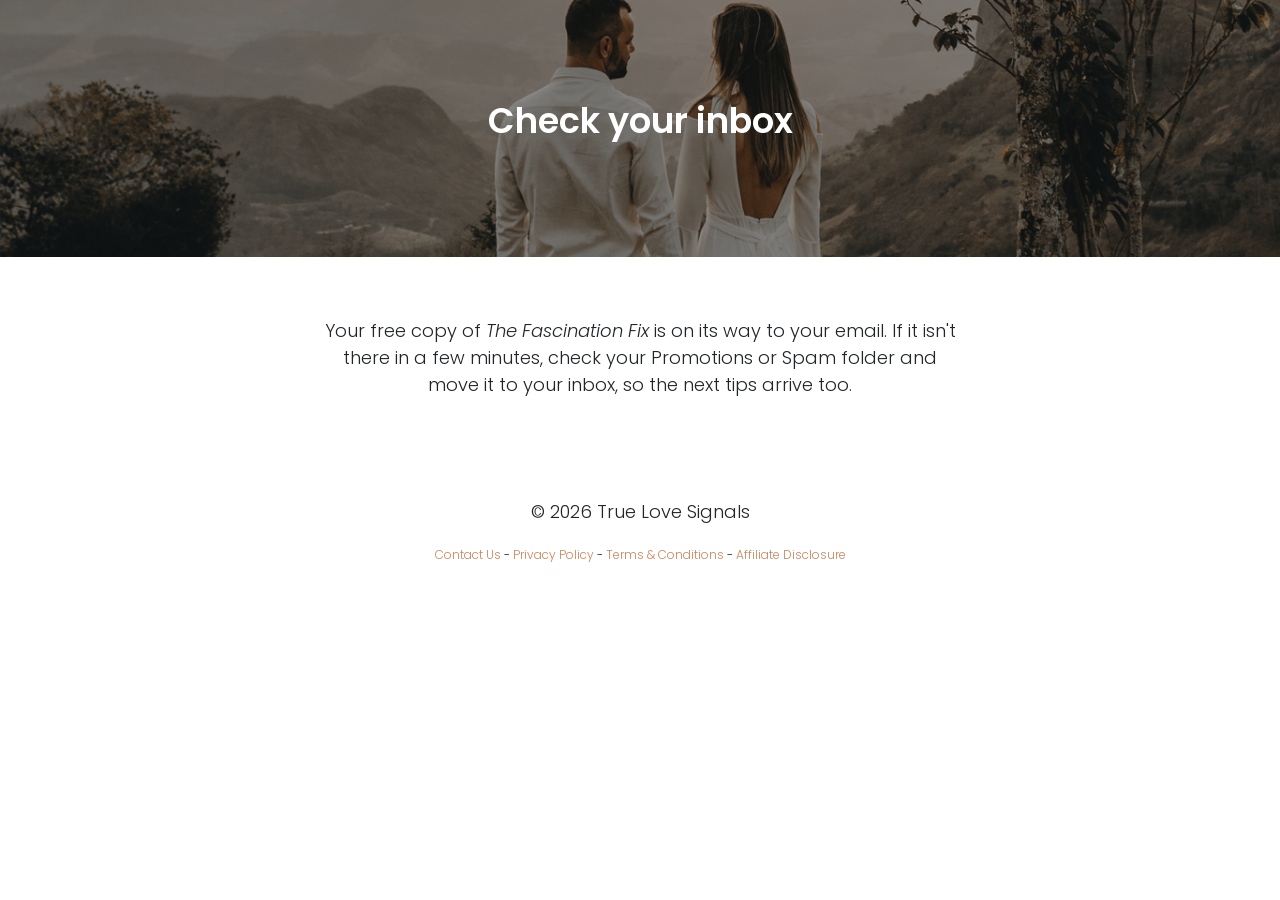
<file: thank-you/index.html>
<!DOCTYPE html>
<html lang="en">
<head>
  <meta charset="UTF-8">
  <meta name="viewport" content="width=device-width, initial-scale=1.0">
  <meta name="robots" content="noindex">
  <link rel="stylesheet" href="https://stackpath.bootstrapcdn.com/bootstrap/4.5.0/css/bootstrap.min.css" integrity="sha384-9aIt2nRpC12Uk9gS9baDl411NQApFmC26EwAOH8WgZl5MYYxFfc+NcPb1dKGj7Sk" crossorigin="anonymous">
  <link rel="stylesheet" href="/css/style.css">
  <link href="https://fonts.googleapis.com/css2?family=Poppins:ital,wght@0,300;0,400;0,600;1,300;1,400&display=swap" rel="stylesheet">
  <title>Check your inbox | True Love Signals</title>
  <!-- Meta Pixel Code (only on the live domain, so previews and tests don't count) -->
  <script>
  if (/(^|\.)truelovesignals\.com$/.test(location.hostname)) {
  !function(f,b,e,v,n,t,s)
  {if(f.fbq)return;n=f.fbq=function(){n.callMethod?
  n.callMethod.apply(n,arguments):n.queue.push(arguments)};
  if(!f._fbq)f._fbq=n;n.push=n;n.loaded=!0;n.version='2.0';
  n.queue=[];t=b.createElement(e);t.async=!0;
  t.src=v;s=b.getElementsByTagName(e)[0];
  s.parentNode.insertBefore(t,s)}(window, document,'script',
  'https://connect.facebook.net/en_US/fbevents.js');
  fbq('init', '1757570588852875');
  fbq('track', 'PageView');
  }
  </script>
  <!-- End Meta Pixel Code -->
</head>
<body>
  <div id="main-banner" class="capture-banner">
    <div class="container">
      <div class="row text-white">
        <div class="col text-center">
          <h1>Check your inbox</h1>
        </div>
      </div>
    </div>
  </div>
  <div id="second-section" class="capture-section">
    <div class="container">
      <div class="row justify-content-center">
        <div class="col-md-7 text-center">
          <p>Your free copy of <i>The Fascination Fix</i> is on its way to your email. If it isn't there in a few minutes, check your Promotions or Spam folder and move it to your inbox, so the next tips arrive too.</p>
        </div>
      </div>
    </div>
  </div>
  <div id="lp-footer">
    <div class="container">
      <div class="row">
        <div class="col text-center pt-4 pb-4">
          <p>© 2026 True Love Signals</p>
          <div class="footer-links">
            <a href="/contact.html">Contact Us</a> - <a href="/privacy.html">Privacy Policy</a> - <a href="/terms.html">Terms &amp; Conditions</a> - <a href="/disclosure.html">Affiliate Disclosure</a>
          </div>
        </div>
      </div>
    </div>
  </div>
</body>
</html>
</file>
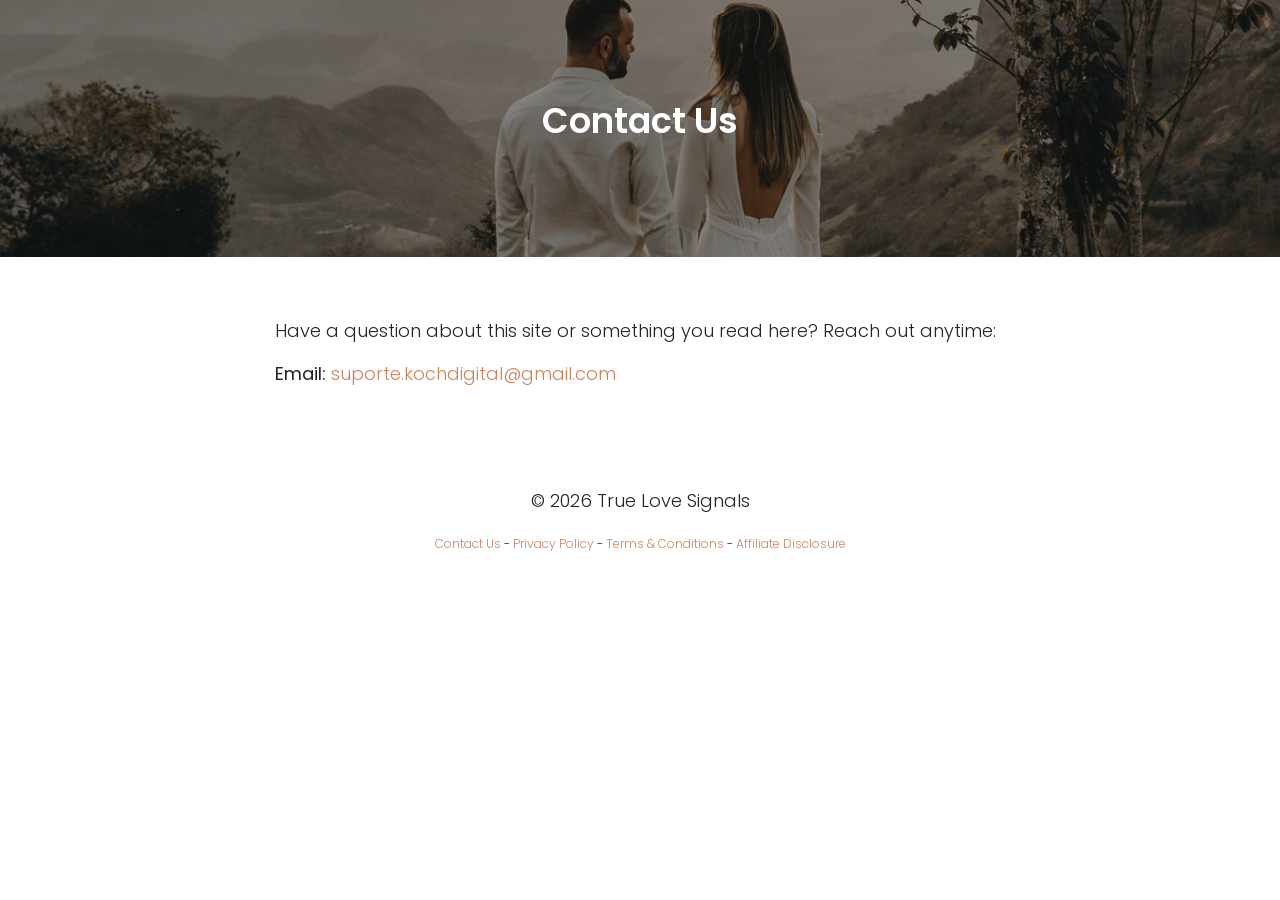
<file: contact.html>
<!DOCTYPE html>
<html lang="en">
<head>
  <meta charset="UTF-8">
  <meta name="viewport" content="width=device-width, initial-scale=1.0">
  <link rel="stylesheet" href="https://stackpath.bootstrapcdn.com/bootstrap/4.5.0/css/bootstrap.min.css" integrity="sha384-9aIt2nRpC12Uk9gS9baDl411NQApFmC26EwAOH8WgZl5MYYxFfc+NcPb1dKGj7Sk" crossorigin="anonymous">
  <link rel="stylesheet" href="css/style.css">
  <link href="https://fonts.googleapis.com/css2?family=Poppins:ital,wght@0,300;0,400;0,600;1,300;1,400&display=swap" rel="stylesheet">
  <title>Contact Us | True Love Signals</title>
  <!-- Meta Pixel Code -->
  <script>
  !function(f,b,e,v,n,t,s)
  {if(f.fbq)return;n=f.fbq=function(){n.callMethod?
  n.callMethod.apply(n,arguments):n.queue.push(arguments)};
  if(!f._fbq)f._fbq=n;n.push=n;n.loaded=!0;n.version='2.0';
  n.queue=[];t=b.createElement(e);t.async=!0;
  t.src=v;s=b.getElementsByTagName(e)[0];
  s.parentNode.insertBefore(t,s)}(window, document,'script',
  'https://connect.facebook.net/en_US/fbevents.js');
  fbq('init', '1757570588852875');
  fbq('track', 'PageView');
  </script>
  <noscript><img height="1" width="1" style="display:none"
  src="https://www.facebook.com/tr?id=1757570588852875&ev=PageView&noscript=1"
  /></noscript>
  <!-- End Meta Pixel Code -->
</head>
<body>
  <div id="main-banner">
    <div class="container">
      <div class="row text-white">
        <div class="col text-center">
          <h1>Contact Us</h1>
        </div>
      </div>
    </div>
  </div>
  <div id="second-section">
    <div class="container">
      <div class="row justify-content-center">
        <div class="col-md-8">
          <p>Have a question about this site or something you read here? Reach out anytime:</p>
          <p><strong>Email:</strong> <a href="mailto:suporte.kochdigital@gmail.com">suporte.kochdigital@gmail.com</a></p>
        </div>
      </div>
    </div>
  </div>
  <div id="lp-footer">
    <div class="container">
      <div class="row">
        <div class="col text-center pt-4 pb-4">
          <p>© 2026 True Love Signals</p>
          <div class="footer-links">
            <a href="contact.html">Contact Us</a> - <a href="privacy.html">Privacy Policy</a> - <a href="terms.html">Terms &amp; Conditions</a> - <a href="disclosure.html">Affiliate Disclosure</a>
          </div>
        </div>
      </div>
    </div>
  </div>
</body>
</html>
</file>
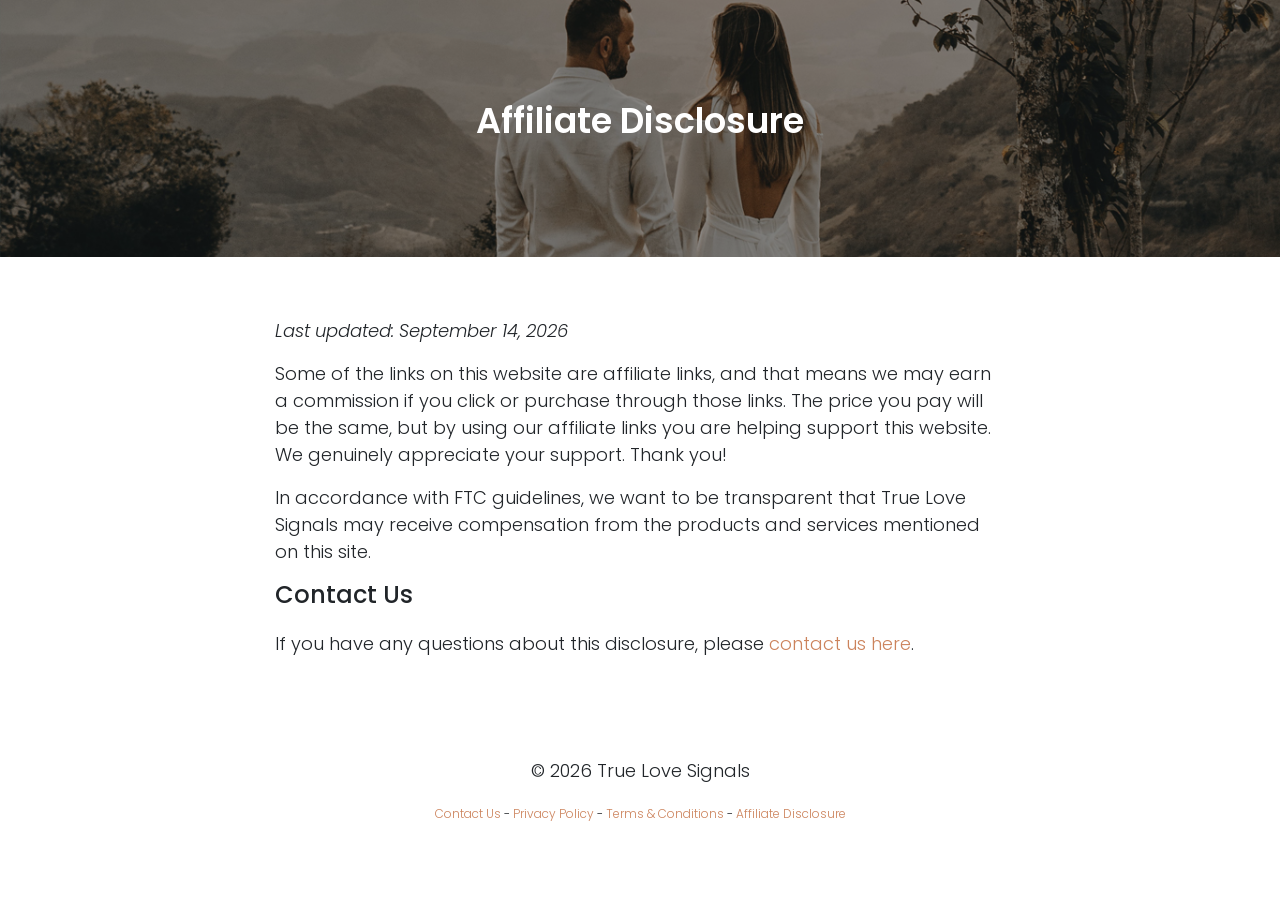
<file: disclosure.html>
<!DOCTYPE html>
<html lang="en">
<head>
  <meta charset="UTF-8">
  <meta name="viewport" content="width=device-width, initial-scale=1.0">
  <link rel="stylesheet" href="https://stackpath.bootstrapcdn.com/bootstrap/4.5.0/css/bootstrap.min.css" integrity="sha384-9aIt2nRpC12Uk9gS9baDl411NQApFmC26EwAOH8WgZl5MYYxFfc+NcPb1dKGj7Sk" crossorigin="anonymous">
  <link rel="stylesheet" href="css/style.css">
  <link href="https://fonts.googleapis.com/css2?family=Poppins:ital,wght@0,300;0,400;0,600;1,300;1,400&display=swap" rel="stylesheet">
  <title>Affiliate Disclosure | True Love Signals</title>
  <!-- Meta Pixel Code -->
  <script>
  !function(f,b,e,v,n,t,s)
  {if(f.fbq)return;n=f.fbq=function(){n.callMethod?
  n.callMethod.apply(n,arguments):n.queue.push(arguments)};
  if(!f._fbq)f._fbq=n;n.push=n;n.loaded=!0;n.version='2.0';
  n.queue=[];t=b.createElement(e);t.async=!0;
  t.src=v;s=b.getElementsByTagName(e)[0];
  s.parentNode.insertBefore(t,s)}(window, document,'script',
  'https://connect.facebook.net/en_US/fbevents.js');
  fbq('init', '1757570588852875');
  fbq('track', 'PageView');
  </script>
  <noscript><img height="1" width="1" style="display:none"
  src="https://www.facebook.com/tr?id=1757570588852875&ev=PageView&noscript=1"
  /></noscript>
  <!-- End Meta Pixel Code -->
</head>
<body>
  <div id="main-banner">
    <div class="container">
      <div class="row text-white">
        <div class="col text-center">
          <h1>Affiliate Disclosure</h1>
        </div>
      </div>
    </div>
  </div>
  <div id="second-section">
    <div class="container">
      <div class="row justify-content-center">
        <div class="col-md-8">
          <p><em>Last updated: September 14, 2026</em></p>
          <p>Some of the links on this website are affiliate links, and that means we may earn a commission if you click or purchase through those links. The price you pay will be the same, but by using our affiliate links you are helping support this website. We genuinely appreciate your support. Thank you!</p>
          <p>In accordance with FTC guidelines, we want to be transparent that True Love Signals may receive compensation from the products and services mentioned on this site.</p>

          <h3>Contact Us</h3>
          <p>If you have any questions about this disclosure, please <a href="contact.html">contact us here</a>.</p>
        </div>
      </div>
    </div>
  </div>
  <div id="lp-footer">
    <div class="container">
      <div class="row">
        <div class="col text-center pt-4 pb-4">
          <p>© 2026 True Love Signals</p>
          <div class="footer-links">
            <a href="contact.html">Contact Us</a> - <a href="privacy.html">Privacy Policy</a> - <a href="terms.html">Terms &amp; Conditions</a> - <a href="disclosure.html">Affiliate Disclosure</a>
          </div>
        </div>
      </div>
    </div>
  </div>
</body>
</html>
</file>
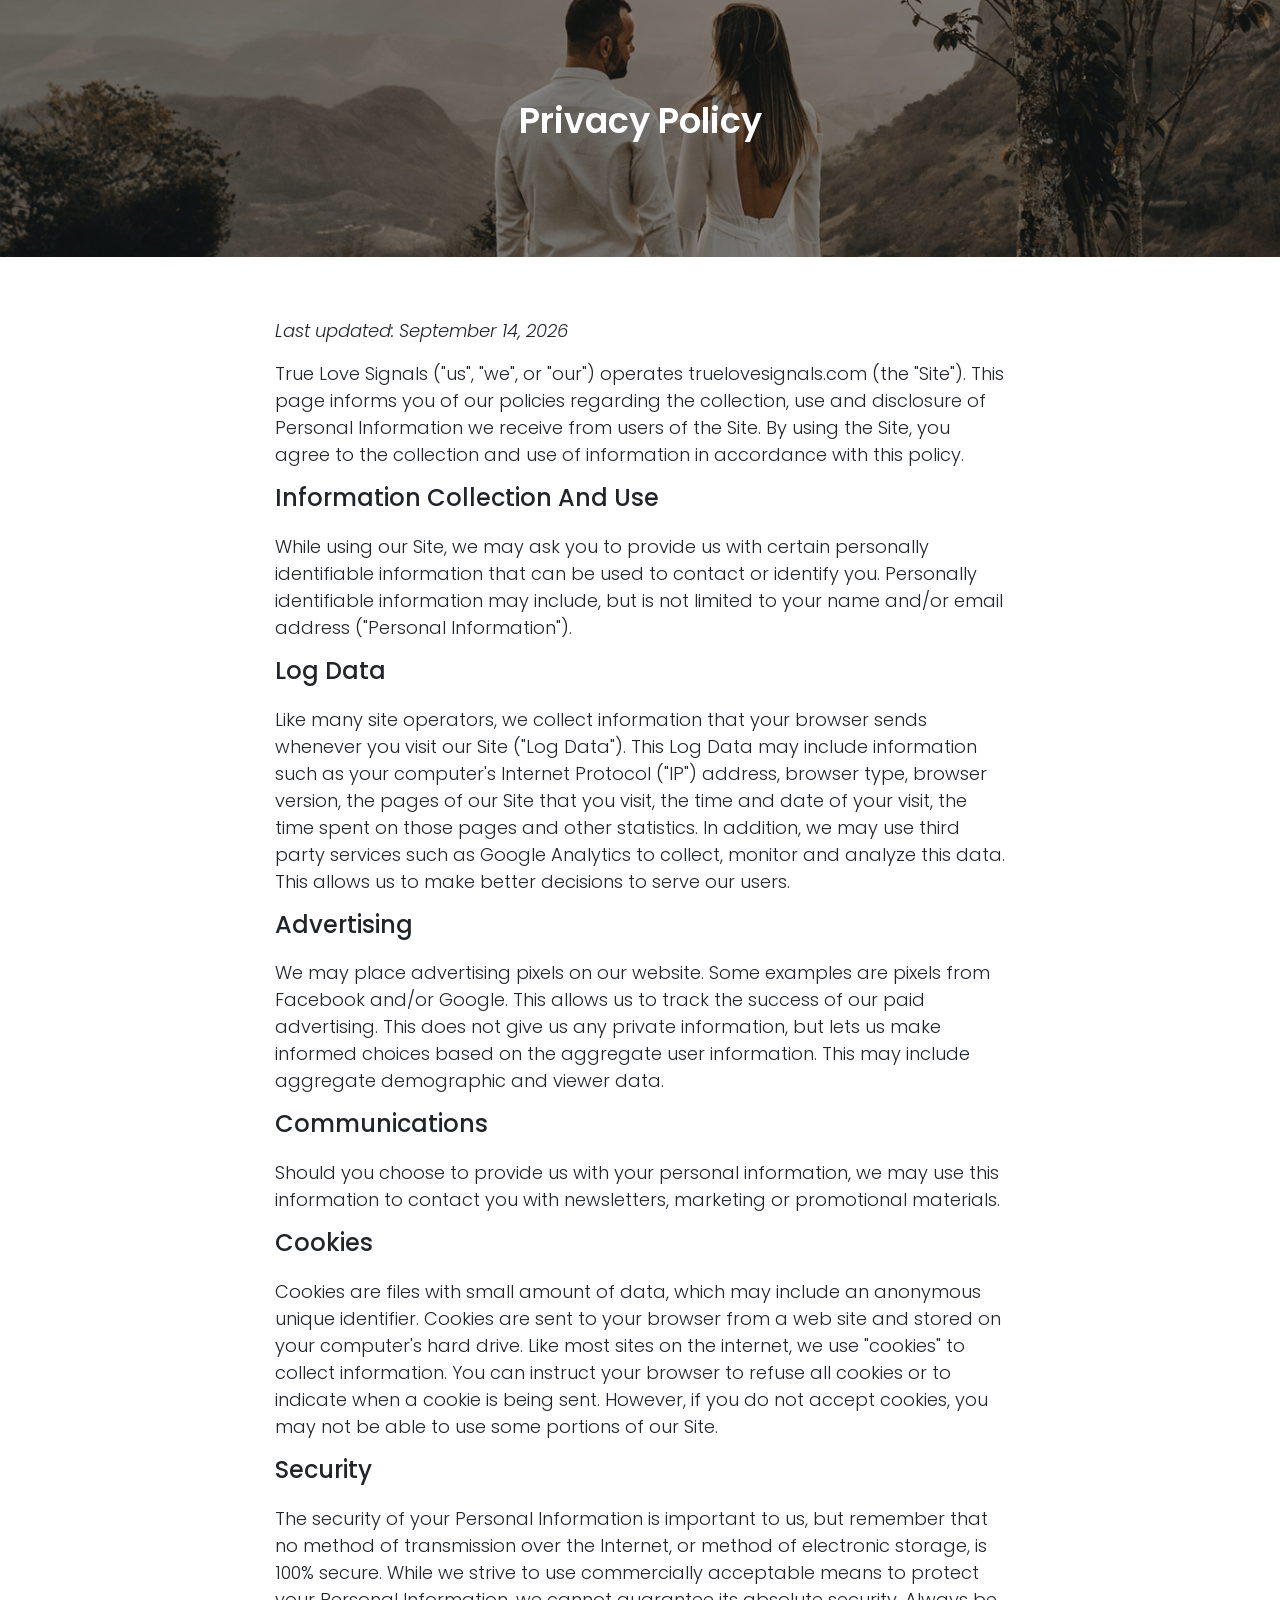
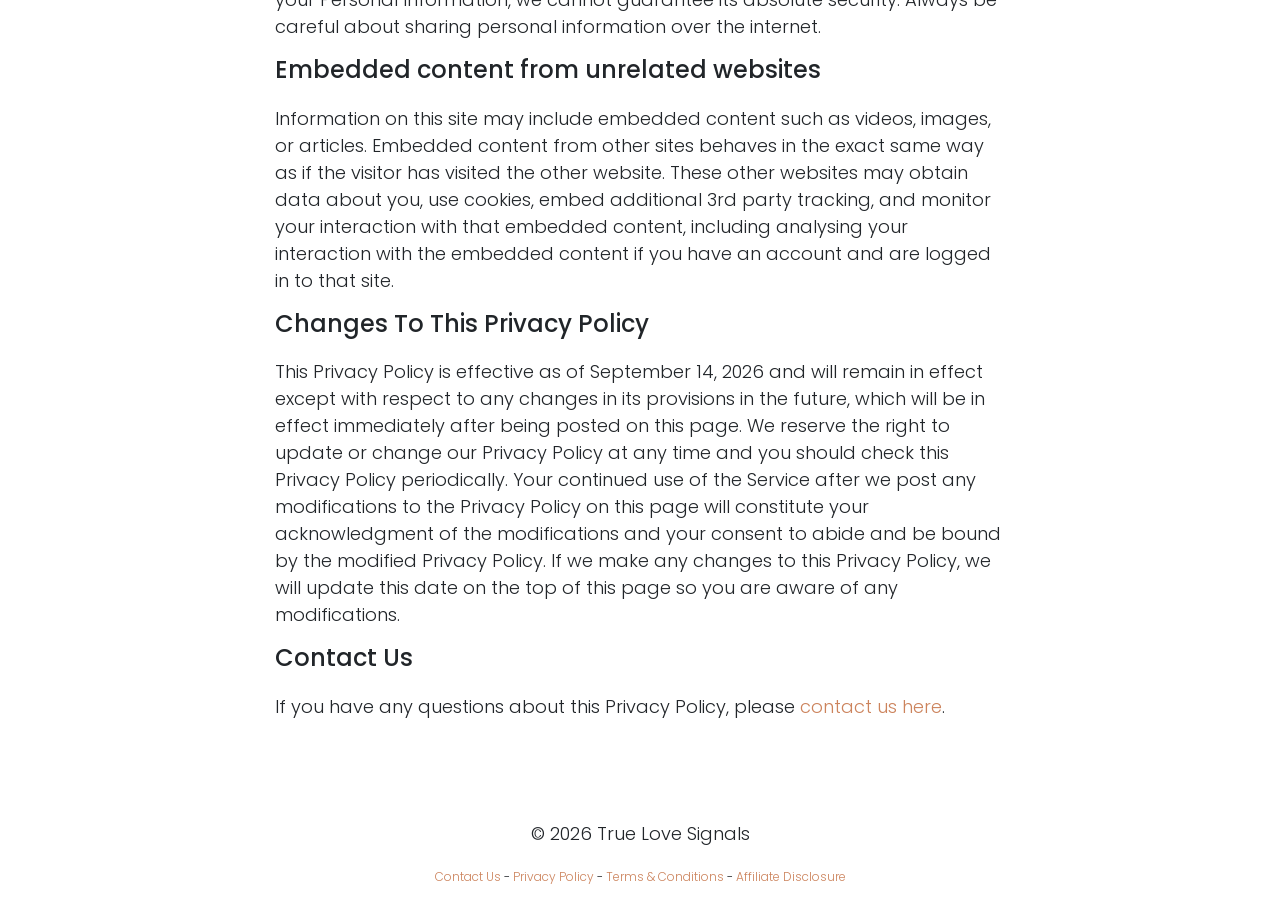
<file: privacy.html>
<!DOCTYPE html>
<html lang="en">
<head>
  <meta charset="UTF-8">
  <meta name="viewport" content="width=device-width, initial-scale=1.0">
  <link rel="stylesheet" href="https://stackpath.bootstrapcdn.com/bootstrap/4.5.0/css/bootstrap.min.css" integrity="sha384-9aIt2nRpC12Uk9gS9baDl411NQApFmC26EwAOH8WgZl5MYYxFfc+NcPb1dKGj7Sk" crossorigin="anonymous">
  <link rel="stylesheet" href="css/style.css">
  <link href="https://fonts.googleapis.com/css2?family=Poppins:ital,wght@0,300;0,400;0,600;1,300;1,400&display=swap" rel="stylesheet">
  <title>Privacy Policy | True Love Signals</title>
  <!-- Meta Pixel Code -->
  <script>
  !function(f,b,e,v,n,t,s)
  {if(f.fbq)return;n=f.fbq=function(){n.callMethod?
  n.callMethod.apply(n,arguments):n.queue.push(arguments)};
  if(!f._fbq)f._fbq=n;n.push=n;n.loaded=!0;n.version='2.0';
  n.queue=[];t=b.createElement(e);t.async=!0;
  t.src=v;s=b.getElementsByTagName(e)[0];
  s.parentNode.insertBefore(t,s)}(window, document,'script',
  'https://connect.facebook.net/en_US/fbevents.js');
  fbq('init', '1757570588852875');
  fbq('track', 'PageView');
  </script>
  <noscript><img height="1" width="1" style="display:none"
  src="https://www.facebook.com/tr?id=1757570588852875&ev=PageView&noscript=1"
  /></noscript>
  <!-- End Meta Pixel Code -->
</head>
<body>
  <div id="main-banner">
    <div class="container">
      <div class="row text-white">
        <div class="col text-center">
          <h1>Privacy Policy</h1>
        </div>
      </div>
    </div>
  </div>
  <div id="second-section">
    <div class="container">
      <div class="row justify-content-center">
        <div class="col-md-8">
          <p><em>Last updated: September 14, 2026</em></p>
          <p>True Love Signals ("us", "we", or "our") operates truelovesignals.com (the "Site"). This page informs you of our policies regarding the collection, use and disclosure of Personal Information we receive from users of the Site. By using the Site, you agree to the collection and use of information in accordance with this policy.</p>

          <h3>Information Collection And Use</h3>
          <p>While using our Site, we may ask you to provide us with certain personally identifiable information that can be used to contact or identify you. Personally identifiable information may include, but is not limited to your name and/or email address ("Personal Information").</p>

          <h3>Log Data</h3>
          <p>Like many site operators, we collect information that your browser sends whenever you visit our Site ("Log Data"). This Log Data may include information such as your computer's Internet Protocol ("IP") address, browser type, browser version, the pages of our Site that you visit, the time and date of your visit, the time spent on those pages and other statistics. In addition, we may use third party services such as Google Analytics to collect, monitor and analyze this data. This allows us to make better decisions to serve our users.</p>

          <h3>Advertising</h3>
          <p>We may place advertising pixels on our website. Some examples are pixels from Facebook and/or Google. This allows us to track the success of our paid advertising. This does not give us any private information, but lets us make informed choices based on the aggregate user information. This may include aggregate demographic and viewer data.</p>

          <h3>Communications</h3>
          <p>Should you choose to provide us with your personal information, we may use this information to contact you with newsletters, marketing or promotional materials.</p>

          <h3>Cookies</h3>
          <p>Cookies are files with small amount of data, which may include an anonymous unique identifier. Cookies are sent to your browser from a web site and stored on your computer's hard drive. Like most sites on the internet, we use "cookies" to collect information. You can instruct your browser to refuse all cookies or to indicate when a cookie is being sent. However, if you do not accept cookies, you may not be able to use some portions of our Site.</p>

          <h3>Security</h3>
          <p>The security of your Personal Information is important to us, but remember that no method of transmission over the Internet, or method of electronic storage, is 100% secure. While we strive to use commercially acceptable means to protect your Personal Information, we cannot guarantee its absolute security. Always be careful about sharing personal information over the internet.</p>

          <h3>Embedded content from unrelated websites</h3>
          <p>Information on this site may include embedded content such as videos, images, or articles. Embedded content from other sites behaves in the exact same way as if the visitor has visited the other website. These other websites may obtain data about you, use cookies, embed additional 3rd party tracking, and monitor your interaction with that embedded content, including analysing your interaction with the embedded content if you have an account and are logged in to that site.</p>

          <h3>Changes To This Privacy Policy</h3>
          <p>This Privacy Policy is effective as of September 14, 2026 and will remain in effect except with respect to any changes in its provisions in the future, which will be in effect immediately after being posted on this page. We reserve the right to update or change our Privacy Policy at any time and you should check this Privacy Policy periodically. Your continued use of the Service after we post any modifications to the Privacy Policy on this page will constitute your acknowledgment of the modifications and your consent to abide and be bound by the modified Privacy Policy. If we make any changes to this Privacy Policy, we will update this date on the top of this page so you are aware of any modifications.</p>

          <h3>Contact Us</h3>
          <p>If you have any questions about this Privacy Policy, please <a href="contact.html">contact us here</a>.</p>
        </div>
      </div>
    </div>
  </div>
  <div id="lp-footer">
    <div class="container">
      <div class="row">
        <div class="col text-center pt-4 pb-4">
          <p>© 2026 True Love Signals</p>
          <div class="footer-links">
            <a href="contact.html">Contact Us</a> - <a href="privacy.html">Privacy Policy</a> - <a href="terms.html">Terms &amp; Conditions</a> - <a href="disclosure.html">Affiliate Disclosure</a>
          </div>
        </div>
      </div>
    </div>
  </div>
</body>
</html>
</file>
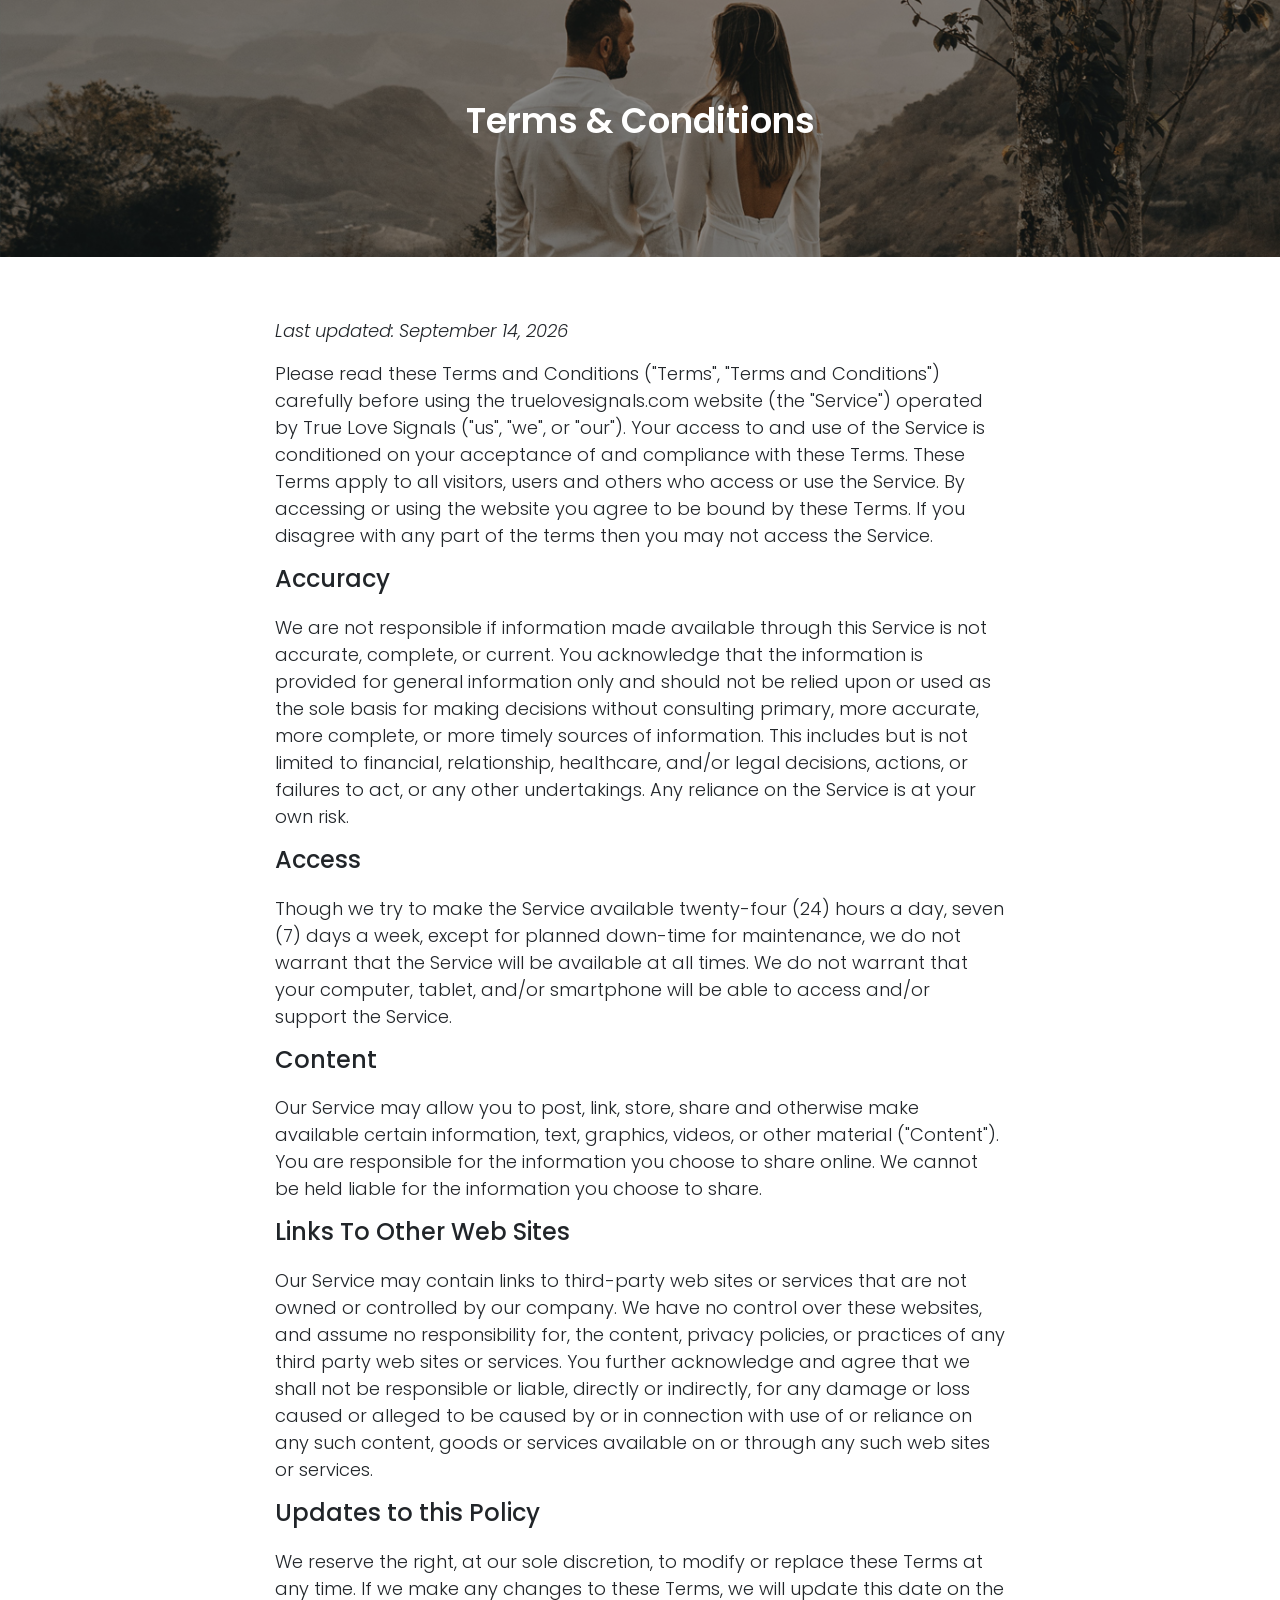
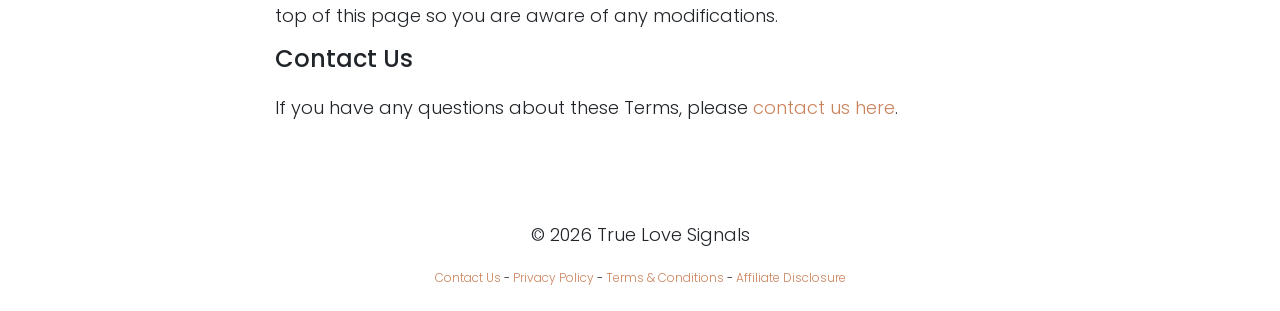
<file: terms.html>
<!DOCTYPE html>
<html lang="en">
<head>
  <meta charset="UTF-8">
  <meta name="viewport" content="width=device-width, initial-scale=1.0">
  <link rel="stylesheet" href="https://stackpath.bootstrapcdn.com/bootstrap/4.5.0/css/bootstrap.min.css" integrity="sha384-9aIt2nRpC12Uk9gS9baDl411NQApFmC26EwAOH8WgZl5MYYxFfc+NcPb1dKGj7Sk" crossorigin="anonymous">
  <link rel="stylesheet" href="css/style.css">
  <link href="https://fonts.googleapis.com/css2?family=Poppins:ital,wght@0,300;0,400;0,600;1,300;1,400&display=swap" rel="stylesheet">
  <title>Terms &amp; Conditions | True Love Signals</title>
  <!-- Meta Pixel Code -->
  <script>
  !function(f,b,e,v,n,t,s)
  {if(f.fbq)return;n=f.fbq=function(){n.callMethod?
  n.callMethod.apply(n,arguments):n.queue.push(arguments)};
  if(!f._fbq)f._fbq=n;n.push=n;n.loaded=!0;n.version='2.0';
  n.queue=[];t=b.createElement(e);t.async=!0;
  t.src=v;s=b.getElementsByTagName(e)[0];
  s.parentNode.insertBefore(t,s)}(window, document,'script',
  'https://connect.facebook.net/en_US/fbevents.js');
  fbq('init', '1757570588852875');
  fbq('track', 'PageView');
  </script>
  <noscript><img height="1" width="1" style="display:none"
  src="https://www.facebook.com/tr?id=1757570588852875&ev=PageView&noscript=1"
  /></noscript>
  <!-- End Meta Pixel Code -->
</head>
<body>
  <div id="main-banner">
    <div class="container">
      <div class="row text-white">
        <div class="col text-center">
          <h1>Terms &amp; Conditions</h1>
        </div>
      </div>
    </div>
  </div>
  <div id="second-section">
    <div class="container">
      <div class="row justify-content-center">
        <div class="col-md-8">
          <p><em>Last updated: September 14, 2026</em></p>
          <p>Please read these Terms and Conditions ("Terms", "Terms and Conditions") carefully before using the truelovesignals.com website (the "Service") operated by True Love Signals ("us", "we", or "our"). Your access to and use of the Service is conditioned on your acceptance of and compliance with these Terms. These Terms apply to all visitors, users and others who access or use the Service. By accessing or using the website you agree to be bound by these Terms. If you disagree with any part of the terms then you may not access the Service.</p>

          <h3>Accuracy</h3>
          <p>We are not responsible if information made available through this Service is not accurate, complete, or current. You acknowledge that the information is provided for general information only and should not be relied upon or used as the sole basis for making decisions without consulting primary, more accurate, more complete, or more timely sources of information. This includes but is not limited to financial, relationship, healthcare, and/or legal decisions, actions, or failures to act, or any other undertakings. Any reliance on the Service is at your own risk.</p>

          <h3>Access</h3>
          <p>Though we try to make the Service available twenty-four (24) hours a day, seven (7) days a week, except for planned down-time for maintenance, we do not warrant that the Service will be available at all times. We do not warrant that your computer, tablet, and/or smartphone will be able to access and/or support the Service.</p>

          <h3>Content</h3>
          <p>Our Service may allow you to post, link, store, share and otherwise make available certain information, text, graphics, videos, or other material ("Content"). You are responsible for the information you choose to share online. We cannot be held liable for the information you choose to share.</p>

          <h3>Links To Other Web Sites</h3>
          <p>Our Service may contain links to third-party web sites or services that are not owned or controlled by our company. We have no control over these websites, and assume no responsibility for, the content, privacy policies, or practices of any third party web sites or services. You further acknowledge and agree that we shall not be responsible or liable, directly or indirectly, for any damage or loss caused or alleged to be caused by or in connection with use of or reliance on any such content, goods or services available on or through any such web sites or services.</p>

          <h3>Updates to this Policy</h3>
          <p>We reserve the right, at our sole discretion, to modify or replace these Terms at any time. If we make any changes to these Terms, we will update this date on the top of this page so you are aware of any modifications.</p>

          <h3>Contact Us</h3>
          <p>If you have any questions about these Terms, please <a href="contact.html">contact us here</a>.</p>
        </div>
      </div>
    </div>
  </div>
  <div id="lp-footer">
    <div class="container">
      <div class="row">
        <div class="col text-center pt-4 pb-4">
          <p>© 2026 True Love Signals</p>
          <div class="footer-links">
            <a href="contact.html">Contact Us</a> - <a href="privacy.html">Privacy Policy</a> - <a href="terms.html">Terms &amp; Conditions</a> - <a href="disclosure.html">Affiliate Disclosure</a>
          </div>
        </div>
      </div>
    </div>
  </div>
</body>
</html>
</file>
<file: css/style.css>
body{
  font-family: 'Poppins', sans-serif;
  font-weight: 300;
  font-size: 18px;
  }
a{
    color: #CC835C;
  }
  .btn-round {
    border-radius: 25px;
    padding: 10px 50px;
    text-transform: uppercase;
    font-weight: 600;
    letter-spacing: 2px;
}

img{
max-width:100%;
}

  h1 {
      font-size: 35px;
      font-weight: 600;
      margin-bottom: 15px;
  }
  h2 {
    font-size: 32px;
    font-weight: 600;
    margin-bottom: 20px;
}
  h3 {
    font-size: 24px;
    margin-bottom: 20px;
}
#main-banner{
  background-image: url('../images/banner-bg.jpg');
  background-repeat: no-repeat;
  background-size: cover;
  padding: 100px 0;
  position: relative;
  background-position: top;
}
#main-banner:before{
  background-color: rgba(29, 29, 29, 0.5);
  width: 100%;
  height: 100%;
  top:0;
  content: "";
  position: absolute;
  display: block;
}
#second-section{
  margin: 60px 0;
}
#third-section{
  background-color: #FBF8F5;
  position: relative;
    padding: 60px 0;
}
.third-section-bg{
  background-image: url(../images/third-section-bg.jpg);
  background-position: center;
  height: 100%;
  position: absolute;
  right: 0;
  top: 0;
  background-size: cover;
  background-repeat: no-repeat;
}
#fourth-section{
  padding: 80px 0;
}
#fifth-section{
  padding: 60px 0;
  position: relative;
  background-color: #FBF8F5;
}
.fifth-section-bg{
  background-image: url(../images/fifth-section-bg.jpg);
  background-position: right;
  background-position: top;
  height: 100%;
  position: absolute;
  left: 0;
  top: 0px;
  background-size: cover;
  background-repeat: no-repeat;
}
#sixth-section{
  padding: 60px 0px;
  background-color: #EEE2D7;
}
#seventh-section{
  padding: 80px 0;
  background-color: #FBF8F5;
}
#seventh-section p{
  color: #CC835C;
}

#eighth-section{
    padding: 60px 0;
    position: relative;
}
.eighth-section-bg{
  background-image: url(../images/eighth-section-bg.jpg);
  background-position: center;
  height: 100%;
  position: absolute;
  right: 0;
  top: 0px;
  background-size: cover;
  background-repeat: no-repeat;
}
#ninth-section{
  background-color: #EEE2D7;
  padding: 80px 0;
}
#tenth-section{
  padding: 60px 0;
  position: relative;
  background-color: #FBF8F5;
}
.tenth-section-bg{
  background-image: url(../images/tenth-section-bg.jpg);
  background-position: right;
  background-position: top;
  height: 100%;
  position: absolute;
  left: 0;
  top: 0px;
  background-size: cover;
  background-repeat: no-repeat;
}
#tenth-section p span{
  color: #CC835C;
}
#eleventh-section{
  background-color: #FBF8F5;
  position: relative;
}
.eleventh-section-bg{
  background-image: url(../images/eleventh-section-bg.jpg);
  background-position: left;
  height: 100%;
  position: absolute;
  left: 0;
  top: 0;
  background-size: cover;
  background-repeat: no-repeat;
}
#ninth-section p a{
  color: #CC835C;
}
.cta-box{
  text-align: center;
  margin-top: 30px;
}
.cta-btn{
  display: inline-block;
  background-color: #CC835C;
  color: #fff;
  font-weight: 600;
  font-size: 18px;
  line-height: 1.3;
  padding: 16px 32px;
  border-radius: 30px;
  max-width: 100%;
}
.cta-btn:hover,
.cta-btn:focus{
  background-color: #b56f4a;
  color: #fff;
  text-decoration: none;
}
.cta-note{
  font-size: 14px;
  margin-top: 10px;
  color: #666;
}
#final-cta-section{
  padding: 0 0 60px;
}
.capture-banner{
  padding: 70px 0;
}
.report-badge{
  display: inline-block;
  position: relative;
  background-color: #CC835C;
  color: #fff;
  font-size: 13px;
  font-weight: 600;
  letter-spacing: 2px;
  padding: 4px 14px;
  border-radius: 20px;
  margin-bottom: 15px;
}
.capture-subtitle{
  font-size: 20px;
  margin-bottom: 0;
}
.capture-section{
  margin: 40px 0 60px;
}
.capture-form{
  max-width: 420px;
  margin: 25px auto 0;
}
.capture-input{
  height: 52px;
  font-size: 17px;
  border-radius: 30px;
  padding: 0 22px;
  margin-bottom: 12px;
}
.capture-btn{
  border: 0;
  width: 100%;
  cursor: pointer;
}
.capture-btn:disabled{
  opacity: 0.7;
  cursor: default;
}
.capture-hp{
  position: absolute;
  left: -9999px;
}
.capture-error{
  color: #b0302a;
  font-size: 15px;
  min-height: 1em;
  margin: 10px 0 0;
}
  #references-section {
      padding: 80px 0;
      font-size: 14px;
  }
.footer-links {
  padding-top: 5px;
  font-size: 12px;
}
@media only screen and (max-width: 767px) {
  #third-section{
        padding: 0;
    position: relative;
  }
  .third-section-bg{
    height: 300px !important;
    width: 100%;
    position: relative;
  }
  .eleventh-section-bg{
    height: 300px;
    width: 100%;
    position: relative;
  }
  .fifth-section-bg{
    height: 300px;
    width: 100%;
    position: relative;
    top: 0;
  }
  #fifth-section{
    padding: 0;
    position: relative;
  }
  .fifth-section-content{
    padding-top: 50px;
  }
  .eighth-section-bg{
    height: 300px;
    width: 100%;
    position: relative;
    top: 0;
  }
  #eighth-section{
      padding-top: 0px;
      position: relative;
  }
  .eighth-section-content{
      padding-top: 50px;
  }
    .tenth-section-bg{
    height: 300px;
    width: 100%;
    position: relative;
    top: 0;
  }
    #tenth-section{
    padding: 0;
    position: relative;
  }
    .tenth-section-content{
    padding-top: 50px;
  }
}
</file>
